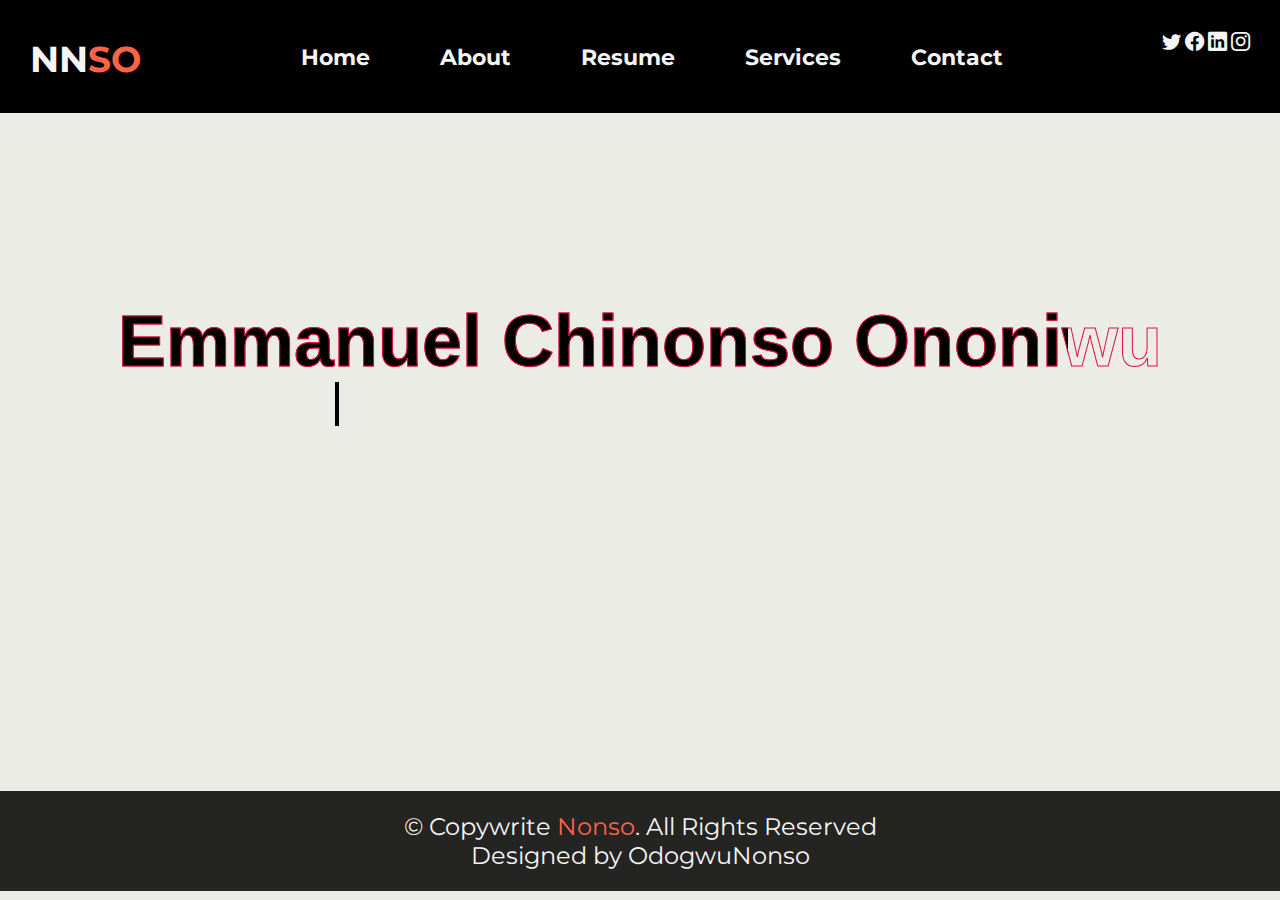
<file: index.html>
<!DOCTYPE html>
<html lang="en">
<head>
    <meta charset="UTF-8">
    <meta http-equiv="X-UA-Compatible" content="IE=edge">
    <meta name="viewport" content="width=device-width, initial-scale=1.0">
    <link rel="stylesheet" href="https://cdn.jsdelivr.net/npm/bootstrap-icons@1.3.0/font/bootstrap-icons.css">
    <link rel="stylesheet" href="https://cdnjs.cloudflare.com/ajax/libs/font-awesome/4.7.0/css/font-awesome.min.css">
    <link rel="stylesheet" href="https://unicons.iconscout.com/release/v4.0.0/css/line.css">
    <link rel="stylesheet" href="pot.css">
    <link href="https://fonts.googleapis.com/css2?family=Montserrat:wght@300;400;500;600;700;800;900&display=swap" rel="stylesheet">
    <title>Portfolio</title>
</head>
<body>
  <section class="overall">
      <aside>
         <nav class="navbar">
        
              <h1 class="log"><i class="fa fa-bars" id="btn"></i> <p class="logo">N<a href="" ><i class="uil uil-moon" id="dark"></i></a>N<span class="span">SO</span></p> </h1>
        
              <ul class="navlinks">
                   <li><a href="index.html"><i class="fa fa-home"></i><p class="li">Home</p> </a>
                        <span class="tooltip">Home</span>
                   </li>
                   <li><a href="about.html"><i class="fa fa-user"></i> <p class="li">About</p></a>
                        <span class="tooltip">About</span>
                   </li>
                   <li><a href="resume.html"><i class="fa fa-id-card"></i><p class="li">Resume</p></a> 
                       <span class="tooltip">Resume</span>
                   </li>
                   <li><a href="service.html"><i class="fa fa-globe"></i> <p class="li">Services</p></a>
                      <span class="tooltip">Services</span>
                   </li>
                    <li><a href="contact.html"><i class="fa fa-envelope"></i> <p class="li">Contact</p></a>
                       <span class="tooltip">Contact</span>
                   </li>
               </ul>
 
              <div class="icons">
                 <a href=""><i class="bi bi-twitter"></i></a>
                 <a href=""><i class="bi bi-facebook"></i></a>
                 <a href=""><i class="bi bi-linkedin"></i></a>
                 <a href=""><i class="bi bi-instagram"></i></a>
              </div>
           </nav>
       </aside>
 
       <main>
         <div class="name">
            <div class="modal__div" id="modal">
                <p>Are you sure you want to leave this page?</p>
                <div>
                    <button class="one" id="one"><a href="./about.html">Yes</a></button>
                    <button class="two" id="two"><a href="">No</a></button>
                </div>
            </div>
          <!-- <h1 class="emma">Emmanuel Chinonso Ononiwu</h1> -->
          <h1 class="emm" data-text="Emmanuel Chinonso Ononiwu">Emmanuel Chinonso Ononiwu</h1>
          <p class="prof">I'm a Professional Web Developer.</p>
          <button class="but" ><a href="" id="button">ABOUT ME</a></button>
          </div>
        </main>
    </section>
</body>
<footer >
        <p class="copy">&copy; Copywrite <span>Nonso</span>. All Rights Reserved</p>
        <p class="design">Designed by OdogwuNonso</p>
</footer>
<script>
        let btn= document.querySelector("#btn");
        let navbar= document.querySelector(".navbar");

        btn.onclick= function() {
            navbar.classList.toggle("active");
        }


        let button = document.getElementById('button')
        let modal =document.getElementById('modal')
        let no =document.getElementById('two')
        const html = document.querySelector('html')
        button.addEventListener('click', function(e) {
            e.preventDefault()
            modal.style.display = 'block';
        });
        no.addEventListener('clæick', function(e) {
            e.preventDefault()
            modal.style.display = 'none';
        });
        window.addEventListener('click', function(e) {
            if (e.target === html) {
                modal.style.display = 'none';
            }
        });
</script>
<script src="./background.js"></script>
</html>
</file>
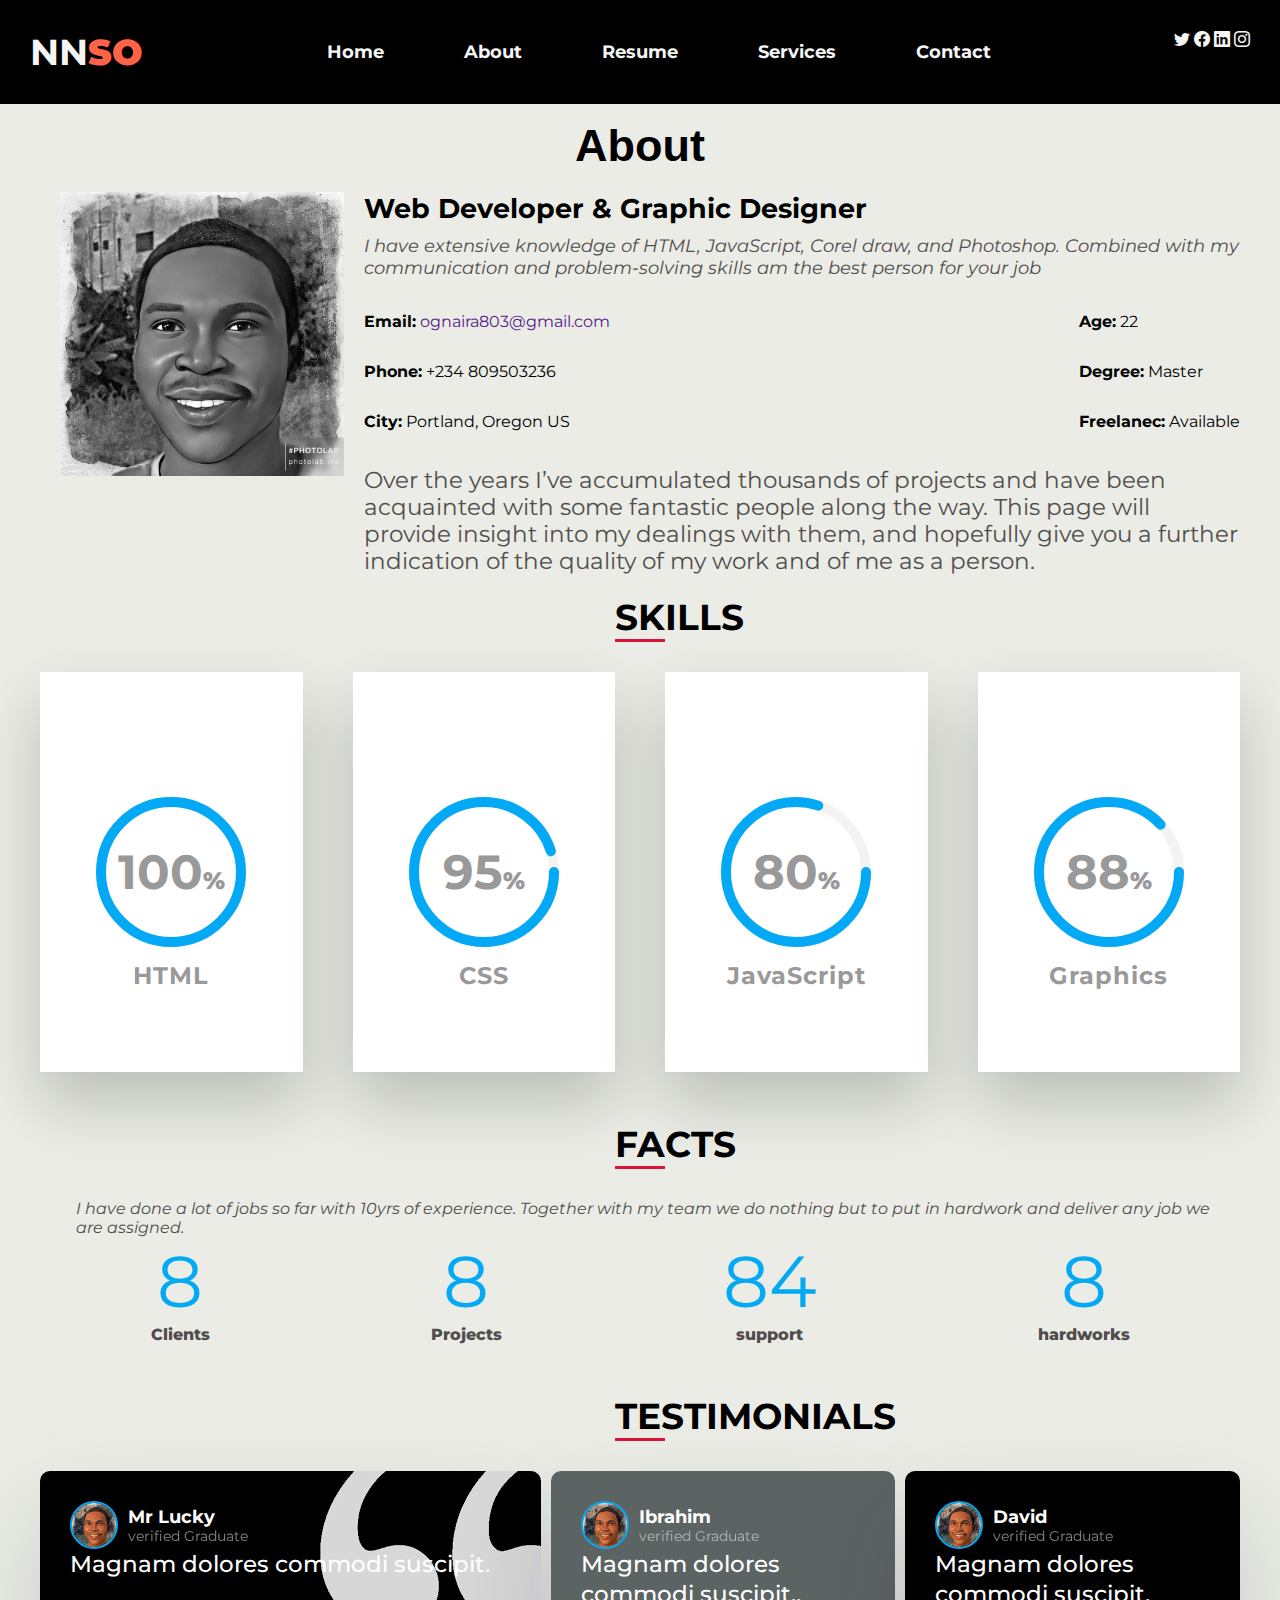
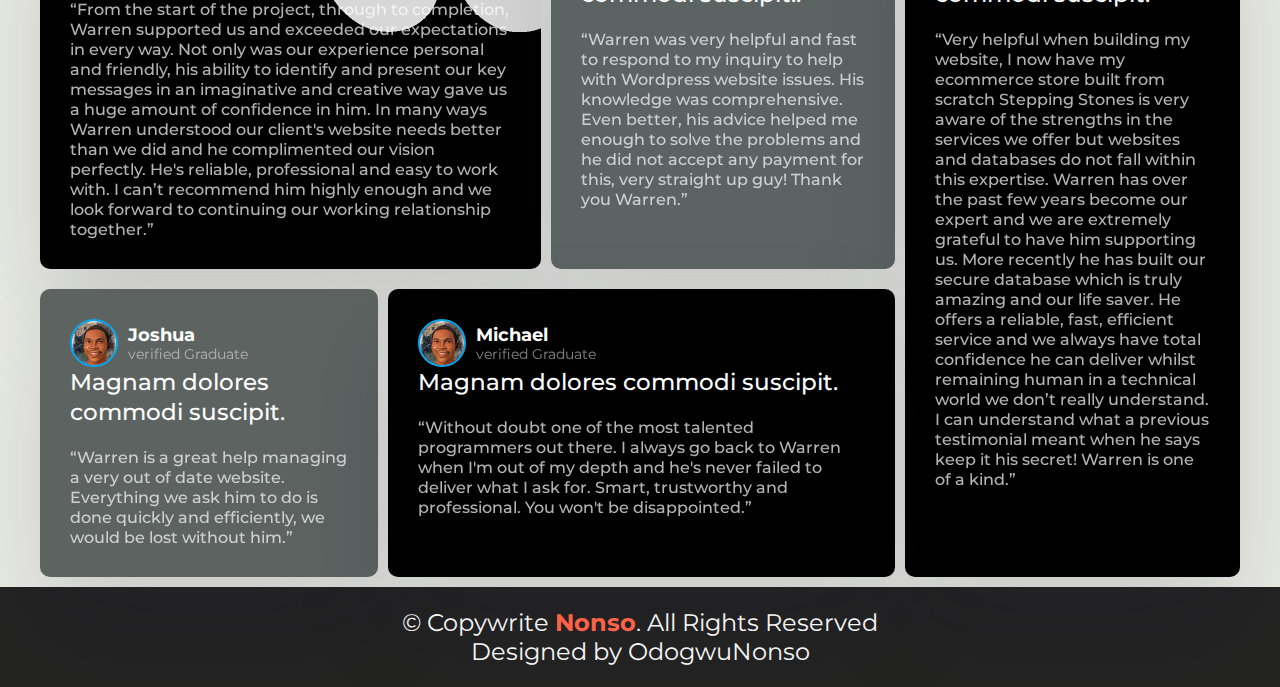
<file: about.html>
<!DOCTYPE html>
<html lang="en">
<head>
    <meta charset="UTF-8">
    <meta http-equiv="X-UA-Compatible" content="IE=edge">
    <meta name="viewport" content="width=device-width, initial-scale=1.0">
    <link rel="stylesheet" href="https://cdn.jsdelivr.net/npm/bootstrap-icons@1.3.0/font/bootstrap-icons.css">
    <link rel="stylesheet" href="https://cdnjs.cloudflare.com/ajax/libs/font-awesome/4.7.0/css/font-awesome.min.css">
    <link rel="stylesheet" href="https://unicons.iconscout.com/release/v4.0.0/css/line.css">
    <link rel="stylesheet" href="about.css">
    <link href="https://fonts.googleapis.com/css2?family=Montserrat:wght@300;400;500;600;700;800;900&display=swap" rel="stylesheet">
    <title>Portfolio</title>
</head>
<body>
    <aside>
        <nav class="navbar">
            <h1 class="log"><i class="fa fa-bars" id="btn"></i> <p class="logo">N<a href="" ><i class="uil uil-moon" id="dark"></i></a>N<span class="so">SO</span></p> </h1>
       
             <ul class="navlinks">
                  <li><a href="index.html"><i class="fa fa-home"></i><p class="li">Home</p> </a>
                       <span class="tooltip">Home</span>
                  </li>
                  <li><a href="about.html"><i class="fa fa-user"></i> <p class="li">About</p></a>
                       <span class="tooltip">About</span>
                  </li>
                  <li><a href="resume.html"><i class="fa fa-id-card"></i><p class="li">Resume</p></a> 
                      <span class="tooltip">Resume</span>
                  </li>
                  <li><a href="service.html"><i class="fa fa-globe"></i> <p class="li">Services</p></a>
                     <span class="tooltip">Services</span>
                  </li>
                   <li><a href="contact.html"><i class="fa fa-envelope"></i> <p class="li">Contact</p></a>
                      <span class="tooltip">Contact</span>
                  </li>
              </ul>

             <div class="icons">
                <a href=""><i class="bi bi-twitter"></i></a>
                <a href=""><i class="bi bi-facebook"></i></a>
                <a href=""><i class="bi bi-linkedin"></i></a>
                <a href=""><i class="bi bi-instagram"></i></a>
             </div>
          </nav>
      </aside>
    <section>
       
        <center><span class="ab"><h1>About</h1></span></center>
        <div class="first">
            <div>
                <img src="./images/e8218764-cc87-442d-9655-c46fbd5783fa.jpg" alt="" class="img1">
            </div>

            <div>
                <div style="margin-bottom: 2vmin;line-height: 50px;font: 2vmin sans-serif;">
                    <h2>Web Developer & Graphic Designer</h2>
                     <p style="margin-top: 10px; color: rgb(80, 77, 77);" class="p1"><i>I have extensive knowledge of HTML, JavaScript, Corel draw, and Photoshop. Combined with my communication and problem-solving skills am the best person for your job</i></p>
                </div>

                <div class="firstinner" style="margin-bottom: 20px;">
                  <div>
                    <p class="pa"><span class="spa">Email:</span> <a href="">ognaira803@gmail.com</a></p>
                    <p class="pa"><span class="spa">Phone:</span> +234 809503236</p>
                    <p class="pa"><span class="spa">City:</span> Portland, Oregon US</p>
                  </div>

                  <div>
                    <p class="pa"><span class="spa">Age:</span> 22</p>
                    <p class="pa"><span class="spa">Degree:</span> Master</p>
                    <p class="pa"><span class="spa">Freelanec:</span> Available</p>
                  </div>
                </div>
                <div>
                    <p style="line-height: 3vmin;color: rgb(80, 77, 77); font-size: 2.5vmin;" class="p1">
                        Over the years I’ve accumulated thousands of projects and have been acquainted with some fantastic people along the way. This page will provide insight into my dealings with them, and hopefully give you a further indication of the quality of my work and of me as a person.
                    </p>
                </div>
            </div>
        </div>

            <div>
                <center><h2 style="margin-top: 20px; margin-bottom: 30px; font-size: 4vmin; width: 50px;  border-bottom: 3px solid crimson;">SKILLS</h2></center>
                <div class="all">
                    <div class="over">
                        <div class="perc">
                            <svg>
                                <circle cx="70" cy="70" r="70"></circle>
                                <circle cx="70" cy="70" r="70"></circle>
                            </svg>
                            <div class="number">
                                <h2>100<span>%</span></h2>
                            </div>
                            <div><h2 class="text">HTML</h2></div>
                        </div>
                    </div>
    
                    <div class="overall">
                        <div class="percent">
                            <svg>
                                <circle cx="70" cy="70" r="70"></circle>
                                <circle cx="70" cy="70" r="70"></circle>
                            </svg>
                            <div class="number">
                                <h2>95<span>%</span></h2>
                            </div>
                            <div><h2 class="text">CSS</h2></div>
                        </div>
                    </div>
    
                    <div class="overal">
                        <div class="percen">
                            <svg>
                                <circle cx="70" cy="70" r="70"></circle>
                                <circle cx="70" cy="70" r="70"></circle>
                            </svg>
                            <div class="number">
                                <h2>80<span>%</span></h2>
                            </div>
                            <div><h2 class="text">JavaScript</h2></div>
                        </div>
                    </div>
    
                    <div class="overa">
                        <div class="perce">
                            <svg>
                                <circle cx="70" cy="70" r="70"></circle>
                                <circle cx="70" cy="70" r="70"></circle>
                            </svg>
                            <div class="number">
                                <h2>88<span>%</span></h2>
                            </div>
                            <div><h2 class="text">Graphics</h2></div>
                        </div>
                    </div>
                </div>
            
            </div>
            </div>

        <div>
            <center><h2 style="margin-top: 50px; margin-bottom: 30px; font-size: 4vmin; width: 50px;  border-bottom: 3px solid crimson;">FACTS</h2></center>
            <p style="margin-left: 4vmin;color: rgb(80, 77, 77)" class="p1"><i>I have done a lot of jobs so far with 10yrs of experience. Together with my team we do nothing but to put in hardwork and deliver any job we are assigned.</i> </p>
            <div class="fact">
                <div class="allnum">
                    <p class="num" id="number">0</p>
                    <p style="margin-left: 20px;color: rgb(80, 77, 77)" class="tex">Clients</p>
                </div>

                <div class="allnum">
                    <p class="num" id="number2">0</p>
                    <p style="margin-left: 20px;color: rgb(80, 77, 77)" class="tex">Projects</p>
                </div>

                <div class="allnum">
                    <p class="num" id="number3">0</p>
                    <p style="margin-left: 20px;color: rgb(80, 77, 77)" class="tex">support</p>
                </div>

                <div class="allnum">
                    <p class="num" id="number4">0</p>
                    <p style="margin-left: 5px;color: rgb(80, 77, 77)" class="tex">hardworks</p>
                </div>
            </div>
        </div>

        <div>
            <center><h2 style="margin-top: 50px; margin-bottom: 30px; font-size: 4vmin; width: 50px;  border-bottom: 3px solid crimson;">TESTIMONIALS</h2></center>
            <div class="test">
            
                <div class="card card__test1"> 
                    <header class="card__header">
                        <img src="./images/e8218764-cc87-442d-9655-c46fbd5783fa.jpg" class="card__img" alt="">
                        <div>
                            <h3>Mr Lucky</h3>
                            <p>verified Graduate</p>
                        </div>
                    </header>
                        <p class="card__lead">Magnam dolores commodi suscipit.</p>
                        <p class="card__quote"><q>From the start of the project, through to completion, Warren supported us and exceeded our expectations in every way. Not only was our experience personal and friendly, his ability to identify and present our key messages in an imaginative and creative way gave us a huge amount of confidence in him. In many ways Warren understood our client's website needs better than we did and he complimented our vision perfectly. He's reliable, professional and easy to work with. I can’t recommend him highly enough and we look forward to continuing our working relationship together.</q></p>
                </div>

                <div class="card card__test2"> 
                    <header class="card__header">
                        <img src="./images/e8218764-cc87-442d-9655-c46fbd5783fa.jpg" class="card__img" alt="">
                        <div>
                            <h3>Ibrahim</h3>
                            <p>verified Graduate</p>
                        </div>
                    </header>
                        <p class="card__lead">Magnam dolores commodi suscipit..</p>
                        <p class="card__quote"><q>Warren was very helpful and fast to respond to my inquiry to help with Wordpress website issues.  His knowledge was comprehensive.  Even better, his advice helped me enough to solve the problems and he did not accept any payment for this, very straight up guy! Thank you Warren.</q></p>
                </div>

                <div class="card card__test3"> 
                    <header class="card__header">
                        <img src="./images/e8218764-cc87-442d-9655-c46fbd5783fa.jpg" class="card__img" alt="">
                        <div>
                            <h3>David</h3>
                            <p>verified Graduate</p>
                        </div>
                    </header>
                        <p class="card__lead">Magnam dolores commodi suscipit. </p>
                        <p class="card__quote"><q>Very helpful when building my website, I now have my ecommerce store built from scratch  Stepping Stones is very aware of the strengths in the services we offer but websites and databases do not fall within this expertise. Warren has over the past few years become our expert and we are extremely grateful to have him supporting us.
                            More recently he has built our secure database which is truly amazing and our life saver. He offers a reliable, fast, efficient service and we always have total confidence he can deliver whilst remaining human in a technical world we don’t really understand. I can understand what a previous testimonial meant when he says keep it his secret! Warren is one of a kind.</q></p>
                </div>

                <div class="card card__test4"> 
                    <header class="card__header">
                        <img src="./images/e8218764-cc87-442d-9655-c46fbd5783fa.jpg" class="card__img" alt="">
                        <div>
                            <h3>Joshua</h3>
                            <p>verified Graduate</p>
                        </div>
                    </header>
                        <p class="card__lead">Magnam dolores commodi suscipit.</p>
                        <p class="card__quote"><q>Warren is a great help managing a very out of date website. Everything we ask him to do is done quickly and efficiently, we would be lost without him.</q></p>
                </div>

                <div class="card card__test5"> 
                    <header class="card__header">
                        <img src="./images/e8218764-cc87-442d-9655-c46fbd5783fa.jpg" class="card__img" alt="">
                        <div>
                            <h3>Michael</h3>
                            <p>verified Graduate</p>
                        </div>
                    </header>
                        <p class="card__lead">Magnam dolores commodi suscipit. </p>
                        <p class="card__quote"><q>Without doubt one of the most talented programmers out there.  I always go back to Warren when I'm out of my depth and he's never failed to deliver what I ask for.   Smart, trustworthy and professional.   You won't be disappointed.</q></p>
                </div>
            </div>
        </div>
    </section>

   
    <script>
        let btn= document.querySelector("#btn");
        let navbar= document.querySelector(".navbar");
    
        btn.onclick= function() {
            navbar.classList.toggle("active");
        }

        let number = 0
        function numberCount() {
            
            number++

            let diplayNumber = document.getElementById('number').innerText = number
            
            count = 200
            if (number === count) {
                number = count - 1
            }
        }
        window.setInterval(numberCount, 100)


        let number2 = 0
        function numberCount2() {
            
            number2++

            let displayNumber2 = document.getElementById('number2').innerText = number2
            
            count2 = 303
            if (number2 === count2) {
                number2 = count2 - 1
            }
        }
        window.setInterval(numberCount2, 100)

        let number3 = 0
        function numberCount3() {
            
            number3++

            let displayNumber3 = document.getElementById('number3').innerText = number3
            
            count3 = 1256
            if (number3 === count3) {
                number3 = count3 - 1
            }
        }
        window.setInterval(numberCount3, 10)

        let number4 = 0
        function numberCount4() {
            
            number4++

            let displayNumber4 = document.getElementById('number4').innerText = number4
            
            count4 = 46
            if (number4 === count4) {
                number4 = count4 - 1
            }
        }
        window.setInterval(numberCount4, 100)

    </script>
    <script src="./background.js"></script>
</body>
<footer >
    <p class="copy">&copy; Copywrite <span class="so">Nonso</span>. All Rights Reserved</p>
    <p class="design">Designed by OdogwuNonso</p>
</footer>
</html>
</file>
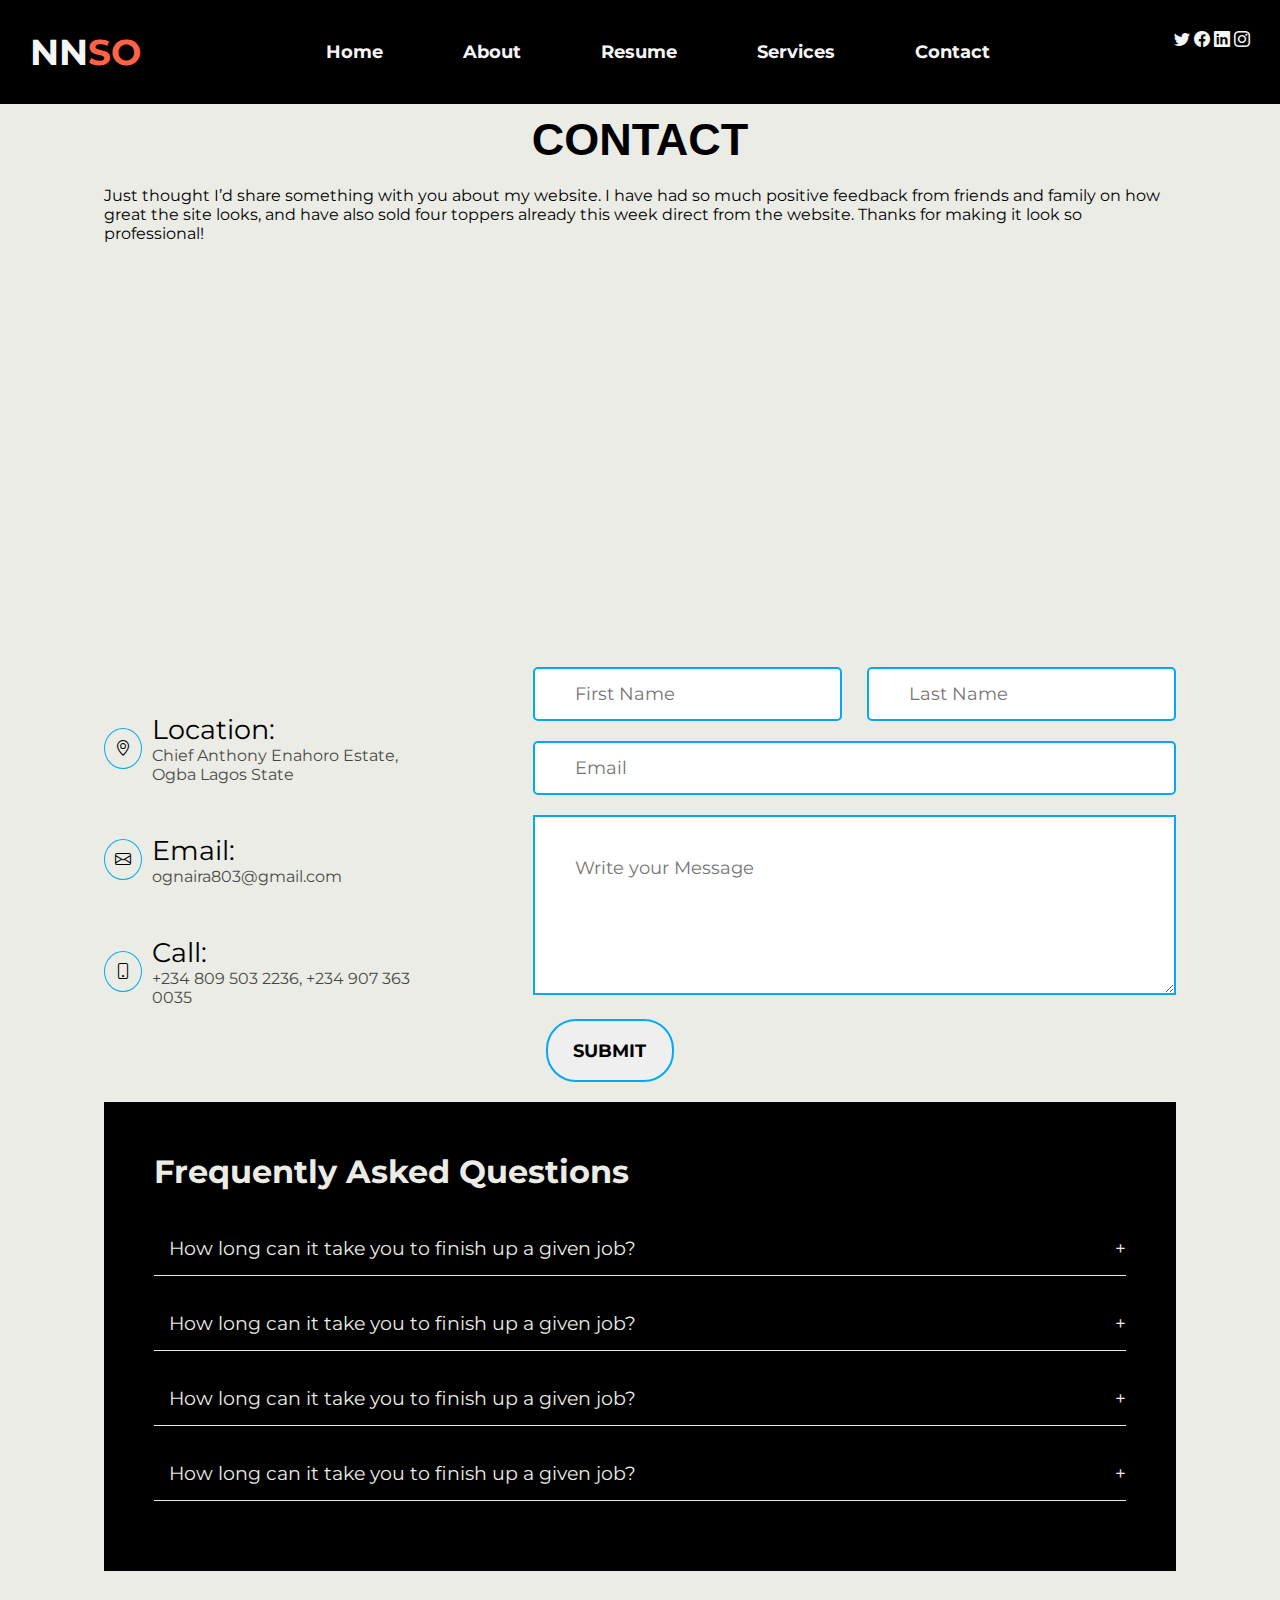
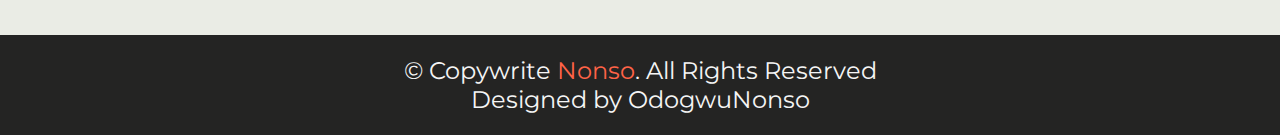
<file: contact.html>
<!DOCTYPE html>
<html lang="en">
<head>
    <meta charset="UTF-8">
    <meta http-equiv="X-UA-Compatible" content="IE=edge">
    <meta name="viewport" content="width=device-width, initial-scale=1.0">
    <link rel="stylesheet" href="https://cdn.jsdelivr.net/npm/bootstrap-icons@1.3.0/font/bootstrap-icons.css">
    <link rel="stylesheet" href="https://cdnjs.cloudflare.com/ajax/libs/font-awesome/4.7.0/css/font-awesome.min.css">
    <link rel="stylesheet" href="https://unicons.iconscout.com/release/v4.0.0/css/line.css">
    <link rel="stylesheet" href="contact.css">
    <link href="https://fonts.googleapis.com/css2?family=Montserrat:wght@300;400;500;600;700;800;900&display=swap" rel="stylesheet">
    <title>Portfolio</title>
</head>
<body>
    <aside>
        <nav class="navbar">
       
            <h1 class="log"><i class="fa fa-bars" id="btn"></i> <p class="logo">N<a href="" ><i class="uil uil-moon" id="dark"></i></a>N<span class="so">SO</span></p> </h1>
       
             <ul class="navlinks">
                  <li><a href="index.html"><i class="fa fa-home"></i><p class="li">Home</p> </a>
                       <span class="tooltip">Home</span>
                  </li>
                  <li><a href="about.html"><i class="fa fa-user"></i> <p class="li">About</p></a>
                       <span class="tooltip">About</span>
                  </li>
                  <li><a href="resume.html"><i class="fa fa-id-card"></i><p class="li">Resume</p></a> 
                      <span class="tooltip">Resume</span>
                  </li>
                  <li><a href="service.html"><i class="fa fa-globe"></i> <p class="li">Services</p></a>
                     <span class="tooltip">Services</span>
                  </li>
                   <li><a href="contact.html"><i class="fa fa-envelope"></i> <p class="li">Contact</p></a>
                      <span class="tooltip">Contact</span>
                  </li>
              </ul>

             <div class="icons">
                <a href=""><i class="bi bi-twitter"></i></a>
                <a href=""><i class="bi bi-facebook"></i></a>
                <a href=""><i class="bi bi-linkedin"></i></a>
                <a href=""><i class="bi bi-instagram"></i></a>
             </div>
          </nav>
      </aside>
      
<section>

    <main>
        <center><span class="con"><h1>CONTACT</h1></span></center>
        <p>Just thought I’d share something with you about my website. I have had so much positive feedback from friends and family on how great the site looks, and have also sold four toppers already this week direct from the website. Thanks for making it look so professional!</p>
        <div class="map">
            <iframe src="https://www.google.com/maps/embed?pb=!1m14!1m8!1m3!1d4060348.1991014075!2d4.2254702!3d6.3702568!3m2!1i1024!2i768!4f13.1!3m3!1m2!1s0x103b9228fa2a3999%3A0xd7a8324bddbba1f0!2sIkeja!5e0!3m2!1sen!2sng!4v1656965352090!5m2!1sen!2sng" width="100%" height="350vh" style="border:0; margin-top: 20px;" allowfullscreen="" loading="lazy" referrerpolicy="no-referrer-when-downgrade"></iframe>
        </div>
        <div class="container">
            <div class="text">
                <div class="text1">
                    <i class="bi bi-geo-alt"></i>
                    <div>
                     <p>Location:</p>
                     <span>Chief Anthony Enahoro Estate, Ogba Lagos State</span>
                    </div>
                </div>
             
                <div class="text2">
                    <i class="bi bi-envelope"></i>
                 <div>
                  <p>Email:</p>
                  <span>ognaira803@gmail.com</span>
                 </div>
               </div>
             
                <div class="text3">
                    <i class="bi bi-phone"></i>
                   <div>
                      <p>Call:</p>
                      <span>+234 809 503 2236, +234 907 363 0035</span>
                   </div>
                </div>
            </div>
        
         
         <form action="https://formspree.io/f/xqknrvwe" method="POST">
           <div class="inputall">
             <div class="input1">
                <label for="First Name">
                    <input type="text" name="First Name" id="First name" placeholder="First Name" required>
                </label>
            
                <label for="Last Name">
                    <input type="text" name="Last Name" id="Last Name" placeholder="Last Name" required>
                </label>
             </div>
             <div class="input2">
                <label for="Email">
                    <input type="email" name="Email" id="Email" placeholder="Email" required>
                </label>
             </div>
           </div>
    
             <textarea name="Message Me" id="" cols="100" rows="10" placeholder="Write your Message"></textarea>
    
            <div> <button>SUBMIT</button></div>
         </form>
        </div>
        <div class="accordion">
            <h2 class="accordion__title">Frequently Asked Questions</h2>
            <div class="accord">
                <div class="question">How long can it take you to finish up a given job?</div>
                <div class="answer">Lorem ipsum dolor sit amet consectetur adipisicing elit. Ratione accusantium odio at tempore sapiente ipsam id rerum officia voluptate quas mollitia iusto obcaecati quis temporibus iure, perspiciatis, laboriosam est natus eius, odit corrupti omnis molestias qui ad. Temporibus quae corporis iure expedita fugiat voluptas recusandae aut vero earum id! Corrupti!</div>
            </div>
            <div class="accord">
                <div class="question">How long can it take you to finish up a given job?</div>
                <div class="answer">Lorem ipsum dolor sit amet consectetur adipisicing elit. Ratione accusantium odio at tempore sapiente ipsam id rerum officia voluptate quas mollitia iusto obcaecati quis temporibus iure, perspiciatis, laboriosam est natus eius, odit corrupti omnis molestias qui ad. Temporibus quae corporis iure expedita fugiat voluptas recusandae aut vero earum id! Corrupti!</div>
            </div>
            <div class="accord">
                <div class="question">How long can it take you to finish up a given job?</div>
                <div class="answer">Lorem ipsum dolor sit amet consectetur adipisicing elit. Ratione accusantium odio at tempore sapiente ipsam id rerum officia voluptate quas mollitia iusto obcaecati quis temporibus iure, perspiciatis, laboriosam est natus eius, odit corrupti omnis molestias qui ad. Temporibus quae corporis iure expedita fugiat voluptas recusandae aut vero earum id! Corrupti!</div>
            </div>
            <div class="accord">
                <div class="question">How long can it take you to finish up a given job?</div>
                <div class="answer">Lorem ipsum dolor sit amet consectetur adipisicing elit. Ratione accusantium odio at tempore sapiente ipsam id rerum officia voluptate quas mollitia iusto obcaecati quis temporibus iure, perspiciatis, laboriosam est natus eius, odit corrupti omnis molestias qui ad. Temporibus quae corporis iure expedita fugiat voluptas recusandae aut vero earum id! Corrupti!</div>
            </div>
        </div>
    </main>
</section>
</body>
<footer >
    <p class="copy">&copy; Copywrite <span class="so">Nonso</span>. All Rights Reserved</p>
    <p class="design">Designed by OdogwuNonso</p>
</footer>
<script>
    let btn= document.querySelector("#btn");
    let navbar= document.querySelector(".navbar");

    btn.onclick= function() {
        navbar.classList.toggle("active");
    }

    let accordio = document.getElementsByClassName('accord')

    for ( i = 0; i < accordio.length; i++) {
        accordio[i].addEventListener('click', function() {
            this.classList.toggle('active')
        })
        
    }
</script>
<script src="./background.js"></script>
</html>
</file>
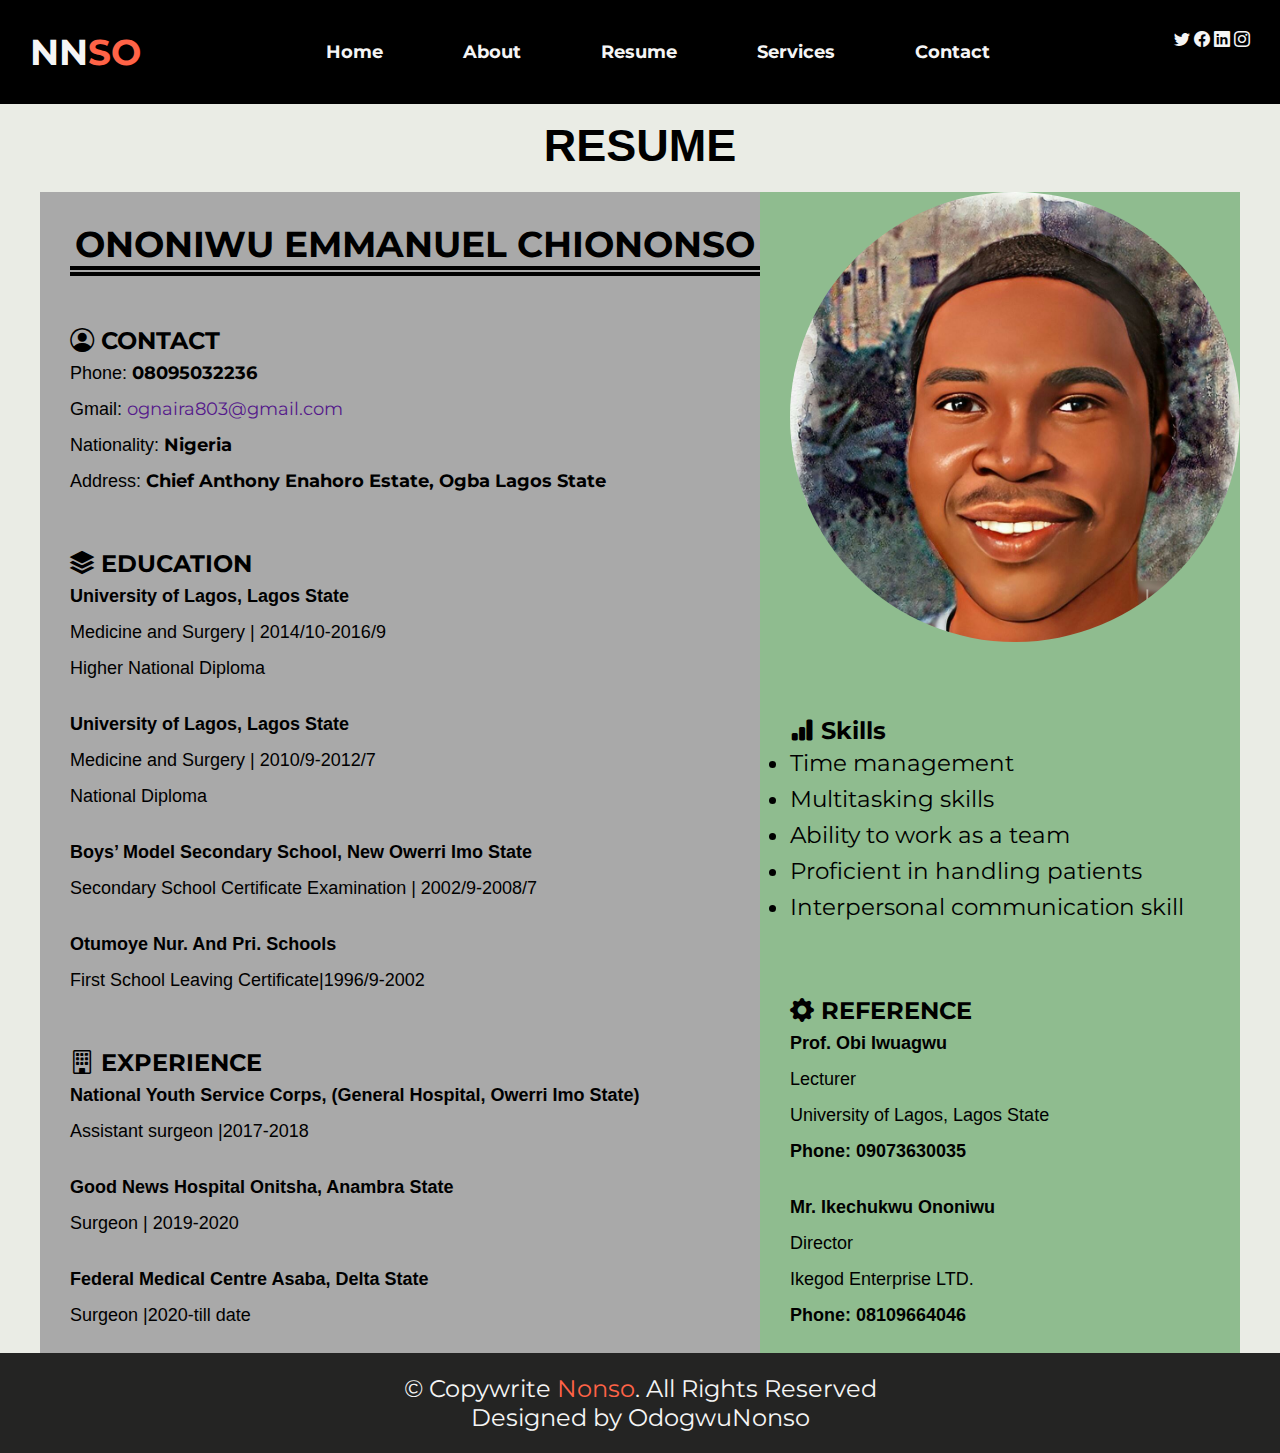
<file: resume.html>
<!DOCTYPE html>
<html lang="en">
<head>
    <meta charset="UTF-8">
    <meta http-equiv="X-UA-Compatible" content="IE=edge">
    <meta name="viewport" content="width=device-width, initial-scale=1.0">
    <link rel="stylesheet" href="https://cdn.jsdelivr.net/npm/bootstrap-icons@1.3.0/font/bootstrap-icons.css">
    <link rel="stylesheet" href="https://cdnjs.cloudflare.com/ajax/libs/font-awesome/4.7.0/css/font-awesome.min.css">
    <link rel="stylesheet" href="https://unicons.iconscout.com/release/v4.0.0/css/line.css">
    <link rel="stylesheet" href="resume.css">
    <link rel="preconnect" href="https://fonts.googleapis.com">
<link rel="preconnect" href="https://fonts.gstatic.com" crossorigin>
<link href="https://fonts.googleapis.com/css2?family=Montserrat:wght@300;400;500;600;700;800;900&display=swap" rel="stylesheet">
    <title>Portfolio</title>
</head>
<body>
    <aside>
        <nav class="navbar">
       
            <h1 class="log"><i class="fa fa-bars" id="btn"></i> <p class="logo">N<a href="" ><i class="uil uil-moon" id="dark"></i></a>N<span class="so">SO</span></p> </h1>
       
             <ul class="navlinks">
                  <li><a href="index.html"><i class="fa fa-home"></i><p class="li">Home</p> </a>
                       <span class="tooltip">Home</span>
                  </li>
                  <li><a href="about.html"><i class="fa fa-user"></i> <p class="li">About</p></a>
                       <span class="tooltip">About</span>
                  </li>
                  <li><a href="resume.html"><i class="fa fa-id-card"></i><p class="li">Resume</p></a> 
                      <span class="tooltip">Resume</span>
                  </li>
                  <li><a href="service.html"><i class="fa fa-globe"></i> <p class="li">Services</p></a>
                     <span class="tooltip">Services</span>
                  </li>
                   <li><a href="contact.html"><i class="fa fa-envelope"></i> <p class="li">Contact</p></a>
                      <span class="tooltip">Contact</span>
                  </li>
              </ul>

             <div class="icons">
                <a href=""><i class="bi bi-twitter"></i></a>
                <a href=""><i class="bi bi-facebook"></i></a>
                <a href=""><i class="bi bi-linkedin"></i></a>
                <a href=""><i class="bi bi-instagram"></i></a>
             </div>
          </nav>
    </aside>


    <section>
        <center><span class="res"><h1>RESUME</h1></span></center>
       <div class="container">
        <main>
            <div>
                <center><h1>ONONIWU EMMANUEL CHIONONSO</h1></center>
                <hr />
                <hr />
                <div>
                    <h2> <i class="bi bi-person-circle" style="color: black;"></i> CONTACT</h2>
                </div> 
                <p>Phone: <span class="styl">08095032236</span></p>
                    <p>Gmail: <a href="" class="email">ognaira803@gmail.com</a></p>
                    <p>Nationality: <span class="styl">Nigeria</span></p>
                    <p>Address: <span class="styl">Chief Anthony Enahoro Estate, Ogba Lagos State</span></p>       
            </div>
            <div>
                <div>
                    <h2> <i class="bi bi-stack" style="color: black;"></i> EDUCATION</h2>
                </div>
                <p class="styl"> University of Lagos, Lagos State</p>
                <p>Medicine and Surgery | 2014/10-2016/9</p>
                <p style="margin-bottom: 20px;">Higher National Diploma</p>
                <p class="styl">University of Lagos, Lagos State</p>
                <p>Medicine and Surgery | 2010/9-2012/7</p>
                <p style="margin-bottom: 20px;">National Diploma</p>
                <p class="styl">Boys’ Model Secondary School, New Owerri Imo State</p>
                <p style="margin-bottom: 20px;">Secondary School Certificate Examination | 2002/9-2008/7</p>
                <p class="styl">Otumoye Nur. And Pri. Schools</p>
                <p>First School Leaving Certificate|1996/9-2002</p>
          </div>
            <div>
                <div><h2><i class="bi bi-building" style="color: black;"></i> EXPERIENCE</h2></div>
                <P class="styl">National Youth Service Corps, (General Hospital, Owerri Imo State)</P>
                <P style="margin-bottom: 20px;">Assistant surgeon |2017-2018</P>
                <P class="styl">Good News Hospital Onitsha, Anambra State</P>
                <P style="margin-bottom: 20px;">Surgeon | 2019-2020</P>
                <P class="styl">Federal Medical Centre Asaba, Delta State</P>
                <P style="margin-bottom: 20px;">Surgeon |2020-till date</P>
            </div>
        </main>

        <aside class="aside">
            <div>
                <img src="./images/e8218764-cc87-442d-9655-c46fbd5783fa.jpg" alt="">
            </div>
            <div>
                <div><h2><i class="bi bi-bar-chart-fill" style="color: black;"></i> Skills</h2></div>
               <ul>
                   <li>Time management</li>
                   <li>Multitasking skills</li>
                   <li>Ability to work as a team</li>
                   <li>Proficient in handling patients</li>
                   <li>Interpersonal communication skill</li>
               </ul>
            </div>
            <div>
                <h2><i class="bi bi-gear-fill" style="color: black;"></i> REFERENCE</h2>
                <P class="styl">Prof. Obi Iwuagwu</P>
                <P>Lecturer</P>
                <P>University of Lagos, Lagos State</P>
                <P class="styl" style="margin-bottom: 20px;">Phone: 09073630035</P>

                <P  class="styl">Mr. Ikechukwu Ononiwu</P>
                <P>Director</P>
                <P>Ikegod Enterprise LTD.</P>
                <P  class="styl">Phone: 08109664046</P>
                
              </div>
        </aside>
       </div>
    </section>

</body>
<footer >
    <p class="copy">&copy; Copywrite <span class="so">Nonso</span>. All Rights Reserved</p>
    <p class="design">Designed by OdogwuNonso</p>
</footer>
<script>
    let btn= document.querySelector("#btn");
    let navbar= document.querySelector(".navbar");

    btn.onclick= function() {
        navbar.classList.toggle("active");
    }
</script>
<script src="./background.js"></script>
</html>
</file>
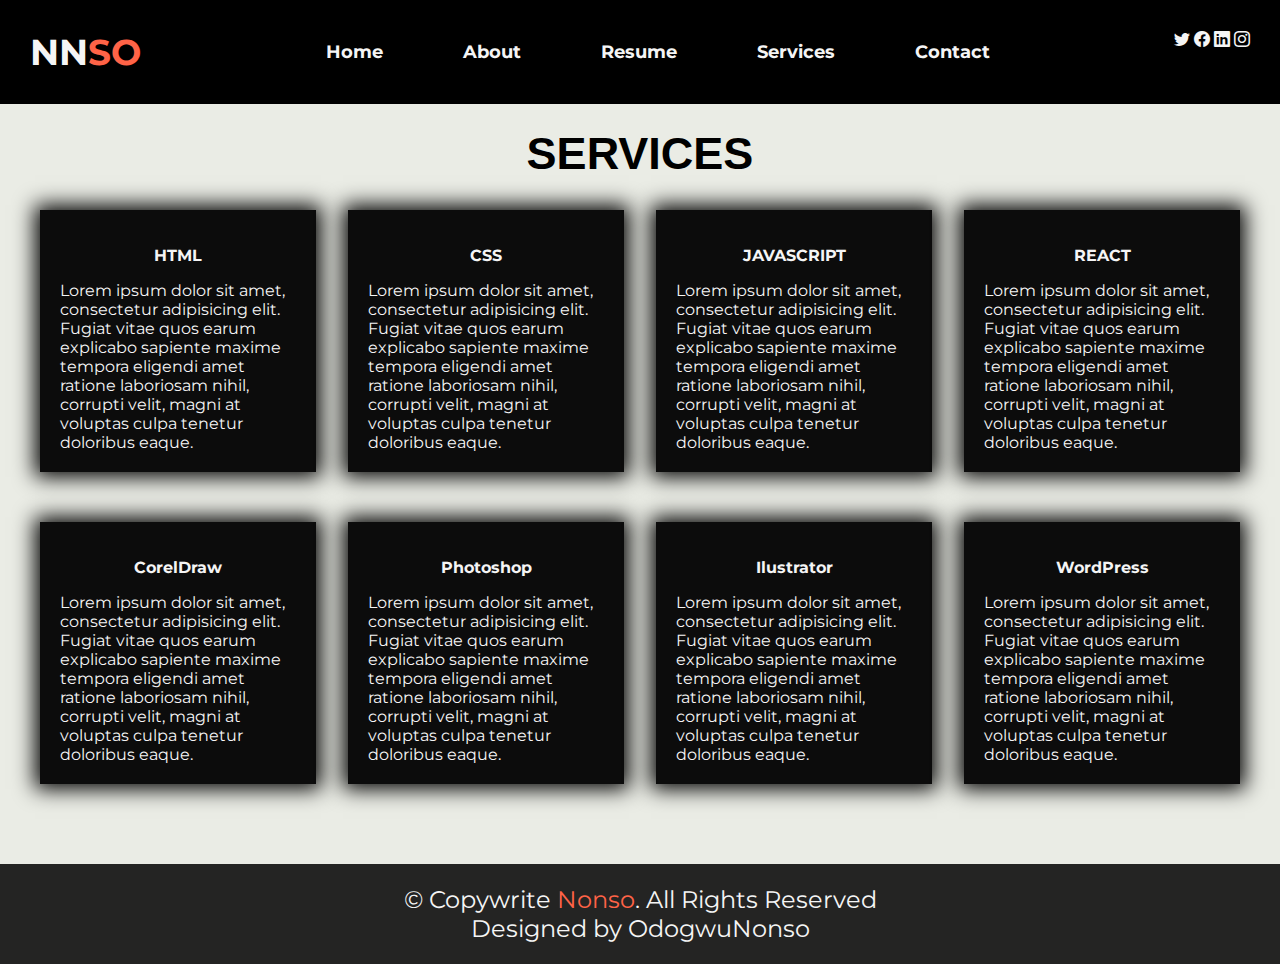
<file: service.html>
<!DOCTYPE html>
<html lang="en">
<head>
    <meta charset="UTF-8">
    <meta http-equiv="X-UA-Compatible" content="IE=edge">
    <meta name="viewport" content="width=device-width, initial-scale=1.0">
    <link rel="stylesheet" href="https://cdn.jsdelivr.net/npm/bootstrap-icons@1.3.0/font/bootstrap-icons.css">
    <link rel="stylesheet" href="https://cdnjs.cloudflare.com/ajax/libs/font-awesome/4.7.0/css/font-awesome.min.css">
    <link rel="stylesheet" href="https://unicons.iconscout.com/release/v4.0.0/css/line.css">
    <link rel="stylesheet" href="service.css">
    <link href="https://fonts.googleapis.com/css2?family=Montserrat:wght@300;400;500;600;700;800;900&display=swap" rel="stylesheet">
    <title>Portfolio</title>
</head>
<body>
           <aside>
         <nav class="navbar">

        
            <h1 class="log"><i class="fa fa-bars" id="btn"></i> <p class="logo">N<a href="" ><i class="uil uil-moon" id="dark"></i></a>N<span class="so">SO</span></p> </h1>
        
              <ul class="navlinks">
                   <li><a href="index.html"><i class="fa fa-home"></i><p class="li">Home</p> </a>
                        <span class="tooltip">Home</span>
                   </li>
                   <li><a href="about.html"><i class="fa fa-user"></i> <p class="li">About</p></a>
                        <span class="tooltip">About</span>
                   </li>
                   <li><a href="resume.html"><i class="fa fa-id-card"></i><p class="li">Resume</p></a> 
                       <span class="tooltip">Resume</span>
                   </li>
                   <li><a href="service.html"><i class="fa fa-globe"></i> <p class="li">Services</p></a>
                      <span class="tooltip">Services</span>
                   </li>
                    <li><a href="contact.html"><i class="fa fa-envelope"></i> <p class="li">Contact</p></a>
                       <span class="tooltip">Contact</span>
                   </li>
               </ul>
 
              <div class="icons">
                 <a href=""><i class="bi bi-twitter"></i></a>
                 <a href=""><i class="bi bi-facebook"></i></a>
                 <a href=""><i class="bi bi-linkedin"></i></a>
                 <a href=""><i class="bi bi-instagram"></i></a>
              </div>
           </nav>
       </aside>
    <section>
        <center><span class="serv"><h1>SERVICES</h1></span></center>
        <div class="servall">
            <div class="content">
                <div class="card">
                    <span class="one"><i class="uil uil-html5"></i></span>
                    <h4>HTML</h4>
                    <p>Lorem ipsum dolor sit amet, consectetur adipisicing elit. Fugiat vitae quos earum explicabo sapiente maxime tempora eligendi amet ratione laboriosam nihil, corrupti velit, magni at voluptas culpa tenetur doloribus eaque.</p>
                </div>
                <div class="card">
                    <span class="two"><i class="uil uil-css3-simple"></i></span>
                    <h4>CSS</h4>
                    <p>Lorem ipsum dolor sit amet, consectetur adipisicing elit. Fugiat vitae quos earum explicabo sapiente maxime tempora eligendi amet ratione laboriosam nihil, corrupti velit, magni at voluptas culpa tenetur doloribus eaque.</p>
                </div>
                <div class="card">
                    <span class="three"><i class="uil uil-java-script"></i></span>
                    <h4>JAVASCRIPT</h4>
                    <p>Lorem ipsum dolor sit amet, consectetur adipisicing elit. Fugiat vitae quos earum explicabo sapiente maxime tempora eligendi amet ratione laboriosam nihil, corrupti velit, magni at voluptas culpa tenetur doloribus eaque.</p>
                </div>
                <div class="card">
                    <span class="five"><i class="uil uil-react"></i></span>
                    <h4>REACT</h4>
                    <p>Lorem ipsum dolor sit amet, consectetur adipisicing elit. Fugiat vitae quos earum explicabo sapiente maxime tempora eligendi amet ratione laboriosam nihil, corrupti velit, magni at voluptas culpa tenetur doloribus eaque.</p>
                </div>
            </div>
        
            <div class="content">
                <div class="card">
                    <span class="four"><i class="uil uil-palette"></i></span>
                    <h4>CorelDraw</h4>
                    <p>Lorem ipsum dolor sit amet, consectetur adipisicing elit. Fugiat vitae quos earum explicabo sapiente maxime tempora eligendi amet ratione laboriosam nihil, corrupti velit, magni at voluptas culpa tenetur doloribus eaque.</p>
                </div>
                <div class="card">
                    <span class="six"><i class="uil uil-pagerduty"></i></span>
                    <h4>Photoshop</h4>
                    <p>Lorem ipsum dolor sit amet, consectetur adipisicing elit. Fugiat vitae quos earum explicabo sapiente maxime tempora eligendi amet ratione laboriosam nihil, corrupti velit, magni at voluptas culpa tenetur doloribus eaque.</p>
                </div>
                <div class="card">
                    <span class="seven"><i class="uil uil-adobe-alt"></i></span>
                    <h4>Ilustrator</h4>
                    <p>Lorem ipsum dolor sit amet, consectetur adipisicing elit. Fugiat vitae quos earum explicabo sapiente maxime tempora eligendi amet ratione laboriosam nihil, corrupti velit, magni at voluptas culpa tenetur doloribus eaque.</p>
                </div>
                <div class="card">
                    <span class="eight"><i class="uil uil-wordpress-simple"></i></i></span>
                    <h4>WordPress</h4>
                    <p>Lorem ipsum dolor sit amet, consectetur adipisicing elit. Fugiat vitae quos earum explicabo sapiente maxime tempora eligendi amet ratione laboriosam nihil, corrupti velit, magni at voluptas culpa tenetur doloribus eaque.</p>
                </div>
            </div>
            <div>

            </div>
    
        </div>
    </section>

   
</body>
<footer >
    <p class="copy">&copy; Copywrite <span class="so">Nonso</span>. All Rights Reserved</p>
    <p class="design">Designed by OdogwuNonso</p>
</footer>
<script>
    let btn= document.querySelector("#btn");
    let navbar= document.querySelector(".navbar");

    btn.onclick= function() {
        navbar.classList.toggle("active");
    }
</script>
<script src="./background.js"></script>
</html>
</file>
<file: pot.css>
*{
    padding: 0;
    margin: 0;
    box-sizing: border-box;
    font-family: 'Montserrat', sans-serif;
}
body{
    background: #eaece5;
}
body.dark{
    background: black;
}
.navbar{
    display: flex;
    justify-content: space-between;
    padding: 30px;
    color: whitesmoke;
    background-color: rgb(0, 0, 0);
    
    top: 0;
}
body.dark .navbar{
    background-color: #eaece5;
}

#modal{
    background: #fff;
    width: 50%;
    height: 130px;
    position: absolute;
    z-index: 1;
    text-align: center;
    border-radius: 5px;
    display: none;
    animation-name: animateModal;
    animation-duration: 1s;
    transition: ease-in-out;
}
@keyframes animateModal{
    from{
        top: -300px;
        opacity: 0;
    }
    to{
        top: 5%;
        opacity: 1;
    }
}
.modal__div p{
    font-size: 1.5rem;
    font-weight: 500;
    margin-top: 20px;
}
.modal__div div{
    display: flex;
    align-items: center;
    justify-content: right;
    margin-right: 170px;
    margin-top: 10px;
    gap: 50px;
}
.modal__div div .one{
     background: rgb(64, 206, 64);
     font-size: 1.4rem;
     padding: 10px 20px;
     border-radius: 15px;
     border: none;
}
.modal__div div .two{
    background: red;
    font-size: 1.4rem;
    padding: 10px 20px;
    border-radius: 15px;
    border: none;
}
h1{
    font-size: 4vmin;
}
.logo a i{
    font-size: 4vmin;
    /* border: 2px solid whitesmoke;
    border-radius: 50%;
    color: black; */
    background: transparent;
}
body.dark .logo a i{
    color: black;
    
}
span{
    color: tomato;
}

a{
    text-decoration: none;
}

ul{
    display: flex;
    align-items: center;
    font-size: 2vmin;
    list-style-type: none;
    display: flex;
    gap: 100px;
    
}
.navlinks li{
    position: relative;
    transition: 0.5s ease-in-out;
}
.navlinks li:hover{
    font-size: 2.5vmin;
}
i{
    color: whitesmoke;
}
body.dark i{
    color: black;
}
.but{
    width: 15vmin;
    height: 5vmin;
    border-radius: 30px;
    margin-top: 20px;
    opacity: 0;
    animation-name: name;
    animation-duration: 1s;
    animation-delay: 10s;
    animation-fill-mode: forwards;
    transition-property: transform;
    transition-duration: 3s;
    transition: ease-out;
}
.but a{
    font-size: 2vmin;
}
body.dark .but a{
    color: black;
}

a{
    color: black;
    font-size: larger;
    font-weight: bolder;
}
body.dark a{
    color: whitesmoke;
}
.name{
    display: flex;
    flex-direction: column;
    align-items: center;
    margin-top: 300px;
   
}
@keyframes name{
      0%{opacity: 0;}
      100%{opacity: 1;}
}
footer{
    display: flex;
    flex-direction: column;
    align-items: center;
    justify-content: center;
    background-color: rgba(0, 0, 0, 0.849);
    color: whitesmoke;
    height: 100px;
    font-size: 1.5rem;
}

@media (max-width: 480px) {
    
section{
    width: 100vw;
    height: 100vh;
    position: relative;
    display: grid;
    grid-template-columns: 40% 60%;
}
    
.navbar{
        display: flex;
        flex-direction: column;
        align-items: center;
        justify-content: space-between;
        padding: 30px;
        color: whitesmoke;
        background-color: rgb(0, 0, 0);
        position: sticky;
        top: 0;
        width: 40px;
        height: 100vh;
        transition: all 0.5s ease;
}
    
.navbar.active{
        z-index: 1;
        width: 240px;
        height: 100%;
}

.logo{
        opacity: 0;
        pointer-events: none;
}
.navbar.active .log{
    border: 2px solid crimson;
    margin-right: -100px;
}
.navbar.active .logo{
        border: 2px solid white;
        opacity: 1;
}
ul{
        display: flex;
        flex-direction: column;
        align-items: center;
        font-size: 2vmin;
        list-style-type: none;
        display: flex;
        gap: 80px;
        margin-top: 30px;
        margin-bottom: 35px;
        margin-left: 20px;
        
}
#btn{
     position: absolute;
        left: 20%;
        top: 30px;
        line-height: 30px;
        text-align: center;
        transform: translateX(-50%);
}
.navbar.active #btn{
    left: 45%;
    
}
.navlinks li{
        position: relative;
        transition: 0.5s ease-in-out;
        
        align-items: center;
        padding-left: 50px;
}
.navlinks li:hover{
    font-size: 2.5vmin;
}
.navbar li .li{
    opacity: 0;
    pointer-events: none;
}
.navbar.active .li{
    opacity: 1;
    pointer-events: auto;
    font-size: 0.8rem;
    margin-bottom: -10px;
}
.navbar li a{
    display: flex;
    color: #fff;
    align-items: center;
}
.navbar .navlinks li a p{
    transition: 0.5s ease-in-out;
}
.navbar .navlinks li a p:hover{
    font-size: 4vmin;
}
.icons{
    margin-left: -20px;
}   
.navbar.active .icons{
    margin-left: 20px;
}

.navlinks li i{
        height: 40px;
        min-width: 50px;
        border-radius: 12px;
        line-height: 50px;
        margin-left: -20px;
        font-size: 20px;
}
.navlinks li .tooltip{
    position: absolute;
    left: 20px;
    top: 0;
    transform: translateY(-50% ,);
    height: 35px;
    width: 80px;
    background: rgb(20, 20, 20);
    color: whitesmoke;
    box-shadow: 0 5px 10px rgb(0, 0, 0, 0.2);
    text-align: center;
    border-radius: 10px ;
    line-height: 35px;
    transition: 0s;
    opacity: 0;
    pointer-events: none;
    display: block;

}
.navbar.active li .tooltip{
        display: none;
}
.navlinks li:hover .tooltip{
        transition: all 0.5s ease;
        opacity: 1;
        top: 50%;
}
main{
    margin-left: -150px;
}
.emm{
    font-family: Arial, Helvetica, sans-serif;
    font-size: 5vmin;
    -webkit-text-stroke-width: 0.1px;
    -webkit-text-stroke-color: #03a9f4 !important;
    animation-name: emm;
    animation-duration: 9s;
     animation-fill-mode: forwards;

}
@keyframes emm{
    from{
        clip-path: polygon(0% 0%, 0 0, 0 42%, 0 100%, 0% 100%);
    }
    to {
        clip-path: polygon(0% 0%, 100% 0, 100% 67%, 100% 100%, 0 100%);
    }
}
.emma{
    font-family: Arial, Helvetica, sans-serif;
    font-size: 8vmin;
    -webkit-text-stroke-width: 1px;
    -webkit-text-stroke-color: crimson !important;
    position: relative;
    bottom: -73px;
    animation-name: emm;
    animation-duration: 9s;
     animation-fill-mode: forwards;

     display: none;
     
}
@keyframes emm{
    from{
        clip-path: polygon(0% 0%, 0 0, 0 42%, 0 100%, 0% 100%);
    }
    to {
        clip-path: polygon(0% 0%, 100% 0, 100% 67%, 100% 100%, 0 100%);
    }
}
:root{
    --typerwriterspeed: 6s;
    --typerwritercharacters: 32;
}
.prof{
    font-size: 4vmin;
    color: black;
    position: relative;
}
.prof::before,
.prof::after{
    content: "";
    position: absolute;
    top: 0;
    right: 0;
    bottom: 0;
    left: 0;
     
}
.prof::before{
    background: #eaece5;
    animation: typewriter var(--typerwriterspeed) steps(var(--typerwritercharacters)) 1s forwards;
    animation-delay: 9s;
}
.prof::after{
    width: 0.125em;
    background: black;
    animation: 
        typewriter var(--typerwriterspeed) steps(var(--typerwritercharacters)) 1s forwards,
        blink 750ms steps(var(--typerwritercharacters)) infinite;
        animation-delay: 9s;
}
@keyframes typewriter {
    to{
        left: 100%;
    }
}
@keyframes blink {
    to{
        background: transparent; 
    }
}
.but{
    border-color: #03a9f4;
    width: 30vmin;
    height: 10vmin;
    border-radius: 30px;
    margin-top: 10px !important;
    opacity: 0;
    transform: translateY(3rem);
    animation: fadeInUp 2s ease 16s forwards;
}
.but:hover{
    background: gray;
    transition: 0.5s ease-in-out;
    width: 32vmin;
    height: 12vmin;
    border-radius: 10px;
    
}

.but a{
    font-size: 3vmin;
}
@keyframes fadeInUp{
    to{
        opacity: 1;
        transform: translateY(0);
    }
} 
footer{
    display: flex !important;
    flex-direction: column !important;
    align-items: center;
    justify-content: center;
    background-color: rgba(0, 0, 0, 0.849);
    color: whitesmoke;
    height: 100px;
    width: 100vw;
    font-size: 2vmin;


    
}
}

@media (min-width: 481px) and (max-width: 900px){
    .navbar{
        display: flex;
        justify-content: space-between;
        padding: 30px;
        color: whitesmoke;
        background-color: rgb(0, 0, 0);
        top: 0;
        position: fixed;
        width: 100vw;
        height: 100px;
    }
    .navbar.active{
        z-index: 1;
        height: 0%;
}
    .log{
        display: flex;
    }
    h1{
        font-size: 4vmin;
  
    }
    #btn{
        position: absolute;
        right: 5%;
    }
    .logo{
        position: absolute;
    }
    span{
        color: tomato;
    }
    
    a{
        text-decoration: none;
    }
    .icons{
        position: absolute;
        left: 60%;
    }
    
    ul{
        display: flex;
        flex-direction: column;
        align-items: center;
        font-size: 2vmin;
        list-style-type: none;
        display: flex;
        gap: 0px;
        position: fixed;
        right: 10%;
        margin-top: 35px;
        display: none;
    }
    .navbar.active ul{
        display: flex;
        flex-direction: column;
        align-items: center;
        font-size: 2vmin;
        list-style-type: none;
        display: flex;
        gap: 0px;
        position: fixed;
        right: 15%;
        margin-top: 35px;
        animation-name: ul;
        animation-duration: 1s;
         animation-fill-mode: forwards;
    }
    /* @keyframes ul{
        from{
            clip-path: polygon(0 0, 100% 0, 100% 0, 0 0);
        }
        to {
            clip-path: polygon(0 1%, 100% 1%, 9000% 100%, 0 100%);
        }
    } */
    .navlinks li{
        position: relative;
        transition: 0.5s ease-in-out;
        width: 100%;
        height: 3rem;
    }
    .navbar.active li{
        animation: anLi 400ms linear forwards;
        transform-origin: top right;
        opacity: 0;
    }
    .navbar.active li:nth-child(2){
            animation-delay: 200ms;
    }
    .navbar.active li:nth-child(3){
        animation-delay: 400ms;
}
.navbar.active li:nth-child(4){
    animation-delay: 600ms;
}
.navbar.active li:nth-child(5){
    animation-delay: 800ms;
}
    @keyframes anLi {
        0%{
            transform: rotateZ(-90deg) rotateX(90deg) scale(0.1);
        }
        100%{
             transform: rotateZ(0) rotateX(0) scale(1);
             opacity: 1;
        }
    }
    .navlinks li a p{
        color: whitesmoke;
        background: black;
        box-shadow: inset 20px 20px 20px 10px rgb(27, 27, 27);
        width: 200%;
        height: 100%;
        display: grid;
        place-items: center;
    }
    .navlinks li a p:hover{
         background: whitesmoke;
         color: black;
    }
    .navlinks li:hover{
        font-size: 2.5vmin;
    }
    i{
        color: whitesmoke;
    }
    .navlinks li a i{
        display: none;
    }
    .navlinks .tooltip{
        display: none;
    }
    :root{
        --typerwriterspeed: 6s;
        --typerwritercharacters: 32;
    }
    .prof{
        font-size: 4vmin;
        color: black;
        position: relative;
    }
    .prof::before,
    .prof::after{
        content: "";
        position: absolute;
        top: 0;
        right: 0;
        bottom: 0;
        left: 0;
         
    }
    .prof::before{
        background: #eaece5;
        animation: typewriter var(--typerwriterspeed) steps(var(--typerwritercharacters)) 1s forwards;
        animation-delay: 9s;
    }
    .prof::after{
        width: 0.125em;
        background: black;
        animation: 
            typewriter var(--typerwriterspeed) steps(var(--typerwritercharacters)) 1s forwards,
            blink 750ms steps(var(--typerwritercharacters)) infinite;
            animation-delay: 9s;
    }
    @keyframes typewriter {
        to{
            left: 100%;
        }
    }
    @keyframes blink {
        to{
            background: transparent; 
        }
    }
    .emm{
        font-family: Arial, Helvetica, sans-serif;
        font-size: 5vmin;
        -webkit-text-stroke-width: 0.1px;
        -webkit-text-stroke-color: #03a9f4 !important;
        animation-name: emm;
        animation-duration: 9s;
         animation-fill-mode: forwards;
    
    }
    @keyframes emm{
        from{
            clip-path: polygon(0% 0%, 0 0, 0 42%, 0 100%, 0% 100%);
        }
        to {
            clip-path: polygon(0% 0%, 100% 0, 100% 67%, 100% 100%, 0 100%);
        }
    }
    .emma{
        font-family: Arial, Helvetica, sans-serif;
        font-size: 8vmin;
        -webkit-text-stroke-width: 1px;
        -webkit-text-stroke-color: crimson !important;
        position: relative;
        bottom: -73px;
        animation-name: emm;
        animation-duration: 9s;
         animation-fill-mode: forwards;
    
         display: none;
         
    }
    @keyframes emm{
        from{
            clip-path: polygon(0% 0%, 0 0, 0 42%, 0 100%, 0% 100%);
        }
        to {
            clip-path: polygon(0% 0%, 100% 0, 100% 67%, 100% 100%, 0 100%);
        }
    }
    .but{
        width: 15vmin;
        height: 5vmin;
        border-radius: 30px;
        margin-top: 20px;
        opacity: 0;
        transform: translateY(3rem);
        animation: fadeInUp 2s ease 16s forwards;
    }
    .but a{
        font-size: 2vmin;
    }
    @keyframes fadeInUp{
        to{
            opacity: 1;
            transform: translateY(0);
        }
    } 
    footer{
        display: flex !important;
        flex-direction: column !important;
        align-items: center;
        justify-content: center;
        background-color: rgba(0, 0, 0, 0.849);
        color: whitesmoke;
        height: 100px;
        width: 100vw;
        font-size: 1.5rem;
        position: relative;
        bottom: -250px;
    
        
    }
}

@media (min-width: 901px) {
    body{
        overflow-x: hidden;
    }
    .navbar{
        display: flex;
        justify-content: space-between;
        padding: 30px;
        color: whitesmoke;
        background-color: rgb(0, 0, 0);
        position: fixed;
        width: 100vw;
        z-index: 1;
        top: 0;
        
    }
    body.dark .navbar{
        color: black;
    }
    section{
        background-size: cover;
        width: 100vw;
        height: 100%;
        background-position: center;
        position: relative;
    }

    h1{
        font-size: 4vmin;
    }

    .so{
        color: tomato;
    }
    
    a{
        text-decoration: none;
    }
    
    ul{
        display: flex;
        align-items: center;
        font-size: 2vmin;
        list-style-type: none;
        display: flex;
        gap: 70px;
        
    }
    .navlinks li{
        
        border-bottom: 3px solid crimson;
        border-bottom-width: 0;
        transition: 0.5s ease-in-out;
    }
    .navlinks li:hover{
        font-size: 2.5vmin;
        border-bottom-width: 3px;
    }
    a i{
        color: whitesmoke;
    }
    #btn{
        display: none;
   }
   .navlinks li i{
     display: none;
}
.navbar li .li{
    color: whitesmoke;
}
body.dark .navbar li .li{
    color: black;
}
.navlinks li .tooltip{

    display: none;
}
:root{
    --typerwriterspeed: 6s;
    --typerwritercharacters: 32;
}
.emm{
    font-family: Arial, Helvetica, sans-serif;
    font-size: 8vmin;
    -webkit-text-stroke-width: 1px;
    -webkit-text-stroke-color: crimson !important;
    /* animation-name: emm;
    animation-duration: 9s;
     animation-fill-mode: forwards; */
    color: transparent;
}
body.dark .emm{
    -webkit-text-stroke-color: #03a9f4 !important;
}
@keyframes emm{
    from{
        clip-path: polygon(0% 0%, 0 0, 0 42%, 0 100%, 0% 100%);
    }
    to {
        clip-path: polygon(0% 0%, 100% 0, 100% 67%, 100% 100%, 0 100%);
    }
}
.emm::before{
    content: attr(data-text);
    position: absolute;
    color: black;
    width: 950px;
    overflow: hidden;
    white-space: nowrap;
    animation-name: emm;
    animation-duration: 10s;
     animation-fill-mode: forwards;
}
body.dark .emm::before{
    color: whitesmoke;
}
/* .emma{
    font-family: Arial, Helvetica, sans-serif;
    font-size: 8vmin;
    -webkit-text-stroke-width: 1px;
    -webkit-text-stroke-color: crimson !important;
    position: relative;
    bottom: -66px;
    animation-name: emm;
    animation-duration: 9s;
     animation-fill-mode: forwards;
} */
@keyframes emm{
    from{
        clip-path: polygon(0% 0%, 0 0, 0 42%, 0 100%, 0% 100%);
    }
    to {
        clip-path: polygon(0% 0%, 100% 0, 100% 67%, 100% 100%, 0 100%);
    }
}
.prof{
    font-size: 4vmin;
    color: black;
    position: relative;
}
body.dark .prof{
    color: #eaece5;
}
.prof::before,
.prof::after{
    content: "";
    position: absolute;
    top: 0;
    right: 0;
    bottom: 0;
    left: 0;
     
}
.prof::before{
    background: #eaece5;
    animation: typewriter var(--typerwriterspeed) steps(var(--typerwritercharacters)) 1s forwards;
    animation-delay: 9s;
}
body.dark .prof::before{
    background: black;
}
.prof::after{
    width: 0.125em;
    background: black;
    animation: 
        typewriter var(--typerwriterspeed) steps(var(--typerwritercharacters)) 1s forwards,
        blink 750ms steps(var(--typerwritercharacters)) infinite;
        animation-delay: 9s;
}
body.dark .prof::after{
    background: whitesmoke;
}
@keyframes typewriter {
    to{
        left: 100%;
    }
}
@keyframes blink {
    to{
        background: transparent; 
    }
}

.but{
    width: 15vmin;
    height: 5vmin;
    border-radius: 30px;
    margin-top: 20px;
    opacity: 0;
    transform: translateY(3rem);
    animation: fadeInUp 2s ease 16s forwards;
}
.but a{
    font-size: 2vmin;
}
@keyframes fadeInUp{
    to{
        opacity: 1;
        transform: translateY(0);
    }
} 
footer{
    display: flex !important;
    flex-direction: column !important;
    align-items: center;
    justify-content: center;
    background-color: rgba(0, 0, 0, 0.849);
    color: whitesmoke;
    height: 100px;
    width: 100vw;
    font-size: 1.5rem;
    position: relative;
    bottom: -300px;

    
}
body.dark footer{
    background-color: #eaece5;
    color: black;
}
}
</file>
<file: about.css>
*{
    padding: 0;
    margin: 0;
    box-sizing: border-box;
    font-family: 'Montserrat', sans-serif;
}
body{
    background: #eaece5;
    overflow-x: hidden;
}
body.dark{
    background: black;
}
.navbar{
    display: flex;
    justify-content: space-between;
    padding: 30px;
    color: whitesmoke;
    background-color: rgb(0, 0, 0);
    position: fixed;
    top: 0;
}
body.dark .navbar{
    background-color: #eaece5;
    color: black;
}
h1{
    font-size: 4vmin;
}
.so{
    color: tomato !important;
}
/* .logo a i{
    font-size: 3vmin;
    border: 2px solid whitesmoke;
    border-radius: 50%;
    color: black;
    background: whitesmoke;
} */
body.dark .logo a i{
    color: black;
    
}
a{
    text-decoration: none;
}
.navlinks{
    display: flex;
    align-items: center;
    font-size: 2vmin;
    list-style-type: none;
    display: flex;
    gap: 100px;
    
}
.navlinks li{
    position: relative;
    transition: 0.5s ease-in-out;
}
body.dark .navlinks li a .li{
    color: black;
}
.navlinks li:hover{
    font-size: 2.5vmin;
}
a i{
    color: whitesmoke;
}
body.dark a i{
    color: black;
}
section{
    max-width: 1200px;
    margin: auto;
    font-family: Arial, Helvetica, sans-serif;
}
body.dark section{
    color: whitesmoke;
}
.ab{
    position: relative;
}
.ab h1{
    font-size: 5vmin;
    margin-top: 20px;
    margin-bottom: 20px;
    /* border-bottom: 3px solid crimson;
    width: 0px; */
    font-family: Arial, Helvetica, sans-serif;
}
body.dark .ab{
    color: whitesmoke;
}
.ab::after{
    content: '';
    height: 5px;
    width: 0%;
    background: crimson;
    position: absolute;
    left: -8vmin;
    bottom: -10px;
    transition: 0.5s;
}

.ab:hover::after{
    width: 100px;
}

.first{
    display: flex;
    gap: 20px;
    /* line-height: 40px; */
    margin-left: 20px;
}
.img1{
    width: 100%;
    filter: saturate(0);
}
.img1:hover{
    filter: saturate(1);
}
.firstinner{
    display: flex;
    justify-content: space-between;
    line-height: 50px;
}
span{
    font-weight: bolder;
}
body.dark .p1{
    color: #eaece5 !important;
}

.overall{
    position: relative;
    width: 300px;
    height: 400px;
    display: flex;
    justify-content: center;
    align-items: center;
    flex-direction: column;
    background: #fff;
    box-shadow: 0 30px 60px rgba(0, 0, 0, .2);
}
.overall .percent{
    position: relative;
    width: 150px;
    height: 150px;
}
.overall .percent svg{
    position: relative;
    width: 150px;
    height: 150px;
}
.overall .percent svg circle{
    width: 150px;
    height: 150px;
    fill: none;
    stroke-width: 10;
    stroke: #000;
    transform: translate(5px,5px);
    stroke-dasharray: 440;
    stroke-dashoffset: 440;
    stroke-linecap: round;
}
.overall .percent svg circle:nth-child(1){
    stroke-dashoffset: 0;
    stroke: #f3f3f3;
}
 
.overall .percent svg circle:nth-child(2){
    stroke-dashoffset: calc(440 - (440 * 95) / 100);
    stroke: #03a9f4;
}

.overall .percent .number{
    position: absolute;
    top: 0;
    left: 0;
    width: 100%;
    height: 100%;
    display: flex;
    justify-content: center;
    align-items: center;
    color: #999;
}
.overall .percent .number h2{
    font-size: 48px;
}
.overall .percent .number h2 span{
    font-size: 24px;
}
.overall .text{
    padding: 10px 0 0;
    color: #999;
    font-weight: 700;
    letter-spacing: 1px;
    text-align: center;
}
.all{
    display: flex;
    align-items: center;
    justify-content: center;
    row-gap: 50px;
}

.overal{
    position: relative;
    width: 300px;
    height: 400px;
    display: flex;
    justify-content: center;
    align-items: center;
    flex-direction: column;
    background: #fff;
    box-shadow: 0 30px 60px rgba(0, 0, 0, .2);
}
.overal .percen{
    position: relative;
    width: 150px;
    height: 150px;
}
.overal .percen svg{
    position: relative;
    width: 150px;
    height: 150px;
}
.overal .percen svg circle{
    width: 150px;
    height: 150px;
    fill: none;
    stroke-width: 10;
    stroke: #000;
    transform: translate(5px,5px);
    stroke-dasharray: 440;
    stroke-dashoffset: 440;
    stroke-linecap: round;
}
.overal .percen svg circle:nth-child(1){
    stroke-dashoffset: 0;
    stroke: #f3f3f3;
}

.overal .percen svg circle:nth-child(2){
    stroke-dashoffset: calc(440 - (440 * 80) / 100);
    stroke: #03a9f4;
}

.overal .percen .number{
    position: absolute;
    top: 0;
    left: 0;
    width: 100%;
    height: 100%;
    display: flex;
    justify-content: center;
    align-items: center;
    color: #999;
}
.overal .percen .number h2{
    font-size: 48px;
}
.overal .percen .number h2 span{
    font-size: 24px;
}
.overal .text{
    padding: 10px 0 0;
    color: #999;
    font-weight: 700;
    letter-spacing: 1px;
    text-align: center;
}
.all{
    display: flex;
    align-items: center;
    justify-content: center;
    gap: 50px;
}
.overa{
    position: relative;
    width: 300px;
    height: 400px;
    display: flex;
    justify-content: center;
    align-items: center;
    flex-direction: column;
    background: #fff;
    box-shadow: 0 30px 60px rgba(0, 0, 0, .2);
}
.overa .perce{
    position: relative;
    width: 150px;
    height: 150px;
}
.overa .perce svg{
    position: relative;
    width: 150px;
    height: 150px;
}
.overa .perce svg circle{
    width: 150px;
    height: 150px;
    fill: none;
    stroke-width: 10;
    stroke: #000;
    transform: translate(5px,5px);
    stroke-dasharray: 440;
    stroke-dashoffset: 440;
    stroke-linecap: round;
}
.overa .perce svg circle:nth-child(1){
    stroke-dashoffset: 0;
    stroke: #f3f3f3;
}

.overa .perce svg circle:nth-child(2){
    stroke-dashoffset: calc(440 - (440 * 88) / 100);
    stroke: #03a9f4;
}

.overa .perce .number{
    position: absolute;
    top: 0;
    left: 0;
    width: 100%;
    height: 100%;
    display: flex;
    justify-content: center;
    align-items: center;
    color: #999;
}
.overa .perce .number h2{
    font-size: 48px;
}
.overa .perce .number h2 span{
    font-size: 24px;
}
.overa .text{
    padding: 10px 0 0;
    color: #999;
    font-weight: 700;
    letter-spacing: 1px;
    text-align: center;
}
.all{
    display: flex;
    align-items: center;
    justify-content: center;
    gap: 50px;
}
.over{
    position: relative;
    width: 300px;
    height: 400px;
    display: flex;
    justify-content: center;
    align-items: center;
    flex-direction: column;
    background: #fff;
    box-shadow: 0 30px 60px rgba(0, 0, 0, .2);
}
.over .perc{
    position: relative;
    width: 150px;
    height: 150px;
}
.over .perc svg{
    position: relative;
    width: 150px;
    height: 150px;
}
.over .perc svg circle{
    width: 150px;
    height: 150px;
    fill: none;
    stroke-width: 10;
    stroke: #000;
    transform: translate(5px,5px);
    stroke-dasharray: 440;
    stroke-dashoffset: 440;
    stroke-linecap: round;
}
.over .perc svg circle:nth-child(1){
    stroke-dashoffset: 0;
    stroke: #f3f3f3;
}

.over .perc svg circle:nth-child(2){
    stroke-dashoffset: calc(440 - (440 * 100) / 100);
    stroke: #03a9f4;
}

.over .perc .number{
    position: absolute;
    top: 0;
    left: 0;
    width: 100%;
    height: 100%;
    display: flex;
    justify-content: center;
    align-items: center;
    color: #999;
}
.over .perc .number h2{
    font-size: 48px;
}
.over .perc .number h2 span{
    font-size: 24px;
}
.over .text{
    padding: 10px 0 0;
    color: #999;
    font-weight: 700;
    letter-spacing: 1px;
    text-align: center;
}
.all{
    display: flex;
    align-items: center;
    justify-content: center;
    gap: 50px;
}



.wrap{
    background: #262626;
    display: flex;
    align-items: center;
    justify-content: center;
}
.wrap .wrapper{
    position: relative;
    left: 50%;
    transform: translate(-50%,-50%);
    margin-top: 60px;
}
.wrapper span{
    font-family: sans-serif;
    color: #fff;
    border: 5px solid crimson;
    padding: 0 30px;
    border-radius: 25px;
    margin: 0 10px;
}
.box{
    display: inline-block;
    overflow: hidden;
    height: 1em;
    line-height: 1em;
    font-weight: bold;
    font-size: 5rem;
}
.box::after{
    position: relative;
    white-space: pre;
    content: "0\A 1\A 2\A 3\A 4\A 5\A 6\A 7\A 8\A 9";
}
.box.first-number::after{
    animation: animate 1s steps(10) infinite;
    animation-fill-mode: backwards;
}
.box.second-number::after{
    animation: animate 10s steps(10)infinite;
    animation-fill-mode: backwards;
}
.box.third-number::after{
    animation: animate 100s steps(10)infinite;
    animation-fill-mode: backwards;
}
.fact{
    display: flex;
    justify-content: space-around;
    align-items: center;
}
.num{
    font-size: 4.5rem;
    color: #03a9f4;
}

.card__img{
    width: 3em;
    border-radius: 50%;
    border: 2px solid #03a9f4;
}
.test{
    display: grid;

    grid-template-areas: 
    'first first second third'
    'fourth fift fift third'
    ;
    gap: 10px;
}
.card{
    background:  black;
    color: white;
    border-radius: 10px;
    padding: 30px;
    box-shadow: rgb(17, 12, 46, 0.15) 0px 48px 100px 0px;
    margin-bottom: 10px;
   
}
.card__header{
    display: flex;
    align-items: center;
    gap: 10px;
}
.card__header h3{
    font-size: 2vmin;
}
.card__header p{
    font-size: 1.5vmin;
    opacity: 50%;
}
.card__lead{
    font-size: 2.5vmin;
    line-height: 30px;
    font-weight: 500;
    margin-bottom: 20px;
}
.card__quote{
    font-size: 1.8vmin;
    line-height: 20px;
    font-weight: 500;
    opacity: 70%;
}
.card__test1{
    grid-area: first;
    background-image: url(./images/mquote.png);
    background-repeat: no-repeat;
    background-position: top -40px right -30px;
    
    
}
body.dark .card__test1{
    background: #eaece5;
    color: black;
}
.card__test2{
    background: #5c6463;
}
.card__test3{
    grid-area: third;
}
body.dark .card__test3{
    background: #999;
}
.card__test5{
    grid-area: fift;
}
body.dark .card__test5{
    background: #999;
}
.card__test4{
    grid-area: fourth;
    background: #5c6361;
}

@keyframes animate{
    0%{
        top: 0%;
    }

    100%{
        top: -10em;
    }
}
footer{
    display: flex;
    flex-direction: column;
    align-items: center;
    justify-content: center;
    background-color: rgba(0, 0, 0, 0.849);
    color: whitesmoke;
    height: 100px;
    font-size: 1.5rem;
}
body.dark footer{
    background-color: #eaece5;
    color: #000;
}
@media (max-width: 480px) {
    body{
        position: relative;
        display: grid;
        grid-template-columns: 40% 60%;
        overflow-x: hidden;
    }
    
    .navbar{
            display: flex;
            flex-direction: column;
            align-items: center;
            justify-content: space-between;
            padding: 30px;
            color: whitesmoke;
            background-color: rgb(0, 0, 0);
            position: sticky;
            top: 0;
            width: 40px;
            min-height: 100vh;
            transition: all 0.5s ease;
            z-index: 1;
    }
        
    .navbar.active{
            z-index: 1;
            width: 240px;
            height: 100vh;
    }
    
    .logo{
            opacity: 0;
            pointer-events: none;
    }
    .navbar.active .log{
        border: 2px solid crimson;
        margin-right: -100px;
    }
    .navbar.active .logo{
            border: 2px solid white;
            opacity: 1;
            margin-right: 0px;
    }
    .navlinks{
            display: flex;
            flex-direction: column;
            align-items: center;
            font-size: 2vmin;
            list-style-type: none;
            display: flex;
            gap: 80px;
            margin-top: 30px;
            margin-bottom: 35px;
            margin-left: 20px;
            
    }
    #btn{
         position: absolute;
            left: 20%;
            top: 30px;
            line-height: 30px;
            text-align: center;
            transform: translateX(-50%);
    }
    .navbar.active #btn{
        left: 45%;
        
    }
    .navlinks li{
            position: relative;
            transition: 0.5s ease-in-out;
            
            align-items: center;
            padding-left: 50px;
    }
    .navlinks .navlinks li:hover{
        background-color: whitesmoke !important;
    }
    .navbar li .li{
        opacity: 0;
        pointer-events: none;
    }

    .navbar.active .li{
        opacity: 1;
        pointer-events: auto;
        font-size: 0.8rem;
        margin-bottom: -10px;
    }
    .navbar li a{
        display: flex;
        color: #fff;
        align-items: center;
    }
    .navbar .navlinks li a p{
        transition: 0.5s ease-in-out;
    }
    .navbar .navlinks li a p:hover{
        font-size: 4vmin;
    }
    .icons{
        margin-left: -20px;
    }
    .navbar.active .icons{
        margin-left: 20px;
    }
        
    
        .navlinks li i{
            height: 40px;
            min-width: 50px;
            border-radius: 12px;
            line-height: 50px;
            margin-left: -40px;
            font-size: 20px;
    }

    .navlinks li .tooltip{
            position: absolute;
            left: 0%;
            top: 0;
            transform: translateY(-50% ,);
            height: 35px;
            width: 60px;
            background: rgb(20, 20, 20);
            color: whitesmoke;
            box-shadow: 0 5px 10px rgb(0, 0, 0, 0.2);
            text-align: center;
            border-radius: 10px ;
            line-height: 35px;
            transition: 0s;
            opacity: 0;
            pointer-events: none;
            display: block;
            z-index: 1;
    }
    .navbar.active li .tooltip{
            display: none;
    }
    .navlinks li:hover .tooltip{
            transition: all 0.5s ease;
            opacity: 1;
            top: 40%;
            left: 5%;
            z-index: 1;
    }

    section{
        /* max-width: 480px; */
        font-family: Arial, Helvetica, sans-serif;
        margin-left: -100px;
        padding: 0;
        width: min-content;
    }
    .ab{
        font-size: 5vmin;
        margin-top: 20px;
        margin-bottom: 20px;
        border-bottom: 3px solid crimson;
        width: 50px;
        font-family: Arial, Helvetica, sans-serif;
    }
    
    .first{
        display: flex;
        gap: 20px;
        /* line-height: 40px; */
        margin-left: 0px;
        max-width: 480px;
        
    }
    .img1{
        width: 5em;
    }
    .firstinner{
        display: flex;
        flex-direction: column;
        justify-content: space-between;
        line-height: 20px;
        margin-bottom: 0px !important;
        width: fit-content;

    }
    .pa{
        font-size: 2.5vmin;
    }
    .spa{
        font-weight: bolder;
        font-size: 2.5vmin;
    }
    
    .overall{
        position: relative;
        width: 170px;
        height: 250px;
        display: flex;
        justify-content: center;
        align-items: center;
        flex-direction: column;
        background: #fff;
        box-shadow: 0 30px 60px rgba(0, 0, 0, .2);
    }
    .overall .percent{
        position: relative;
        width: 150px;
        height: 150px;
    }
    .overall .percent svg{
        position: relative;
        width: 150px;
        height: 150px;
    }
    .overall .percent svg circle{
        width: 150px;
        height: 150px;
        fill: none;
        stroke-width: 10;
        stroke: #000;
        transform: translate(5px,5px);
        stroke-dasharray: 440;
        stroke-dashoffset: 440;
        stroke-linecap: round;
    }
    .overall .percent svg circle:nth-child(1){
        stroke-dashoffset: 0;
        stroke: #f3f3f3;
    }
    
    .overall .percent svg circle:nth-child(2){
        stroke-dashoffset: calc(440 - (440 * 95) / 100);
        stroke: #03a9f4;
    }
    
    .overall .percent .number{
        position: absolute;
        top: 0;
        left: 0;
        width: 100%;
        height: 100%;
        display: flex;
        justify-content: center;
        align-items: center;
        color: #999;
    }
    .overall .percent .number h2{
        font-size: 48px;
    }
    .overall .percent .number h2 span{
        font-size: 24px;
    }
    .overall .text{
        padding: 10px 0 0;
        color: #999;
        font-weight: 700;
        letter-spacing: 1px;
        text-align: center;
    }
    .all{
        display: grid;
        grid-template-columns: 0.5fr 1fr;
        align-items: center;
        justify-content: center;
        gap: 5px;
        
    }
    
    .overal{
        position: relative;
        width: 170px;
        height: 250px;
        display: flex;
        justify-content: center;
        align-items: center;
        flex-direction: column;
        background: #fff;
        box-shadow: 0 30px 60px rgba(0, 0, 0, .2);
    }
    .overal .percen{
        position: relative;
        width: 150px;
        height: 150px;
    }
    .overal .percen svg{
        position: relative;
        width: 150px;
        height: 150px;
    }
    .overal .percen svg circle{
        width: 150px;
        height: 150px;
        fill: none;
        stroke-width: 10;
        stroke: #000;
        transform: translate(5px,5px);
        stroke-dasharray: 440;
        stroke-dashoffset: 440;
        stroke-linecap: round;
    }
    .overal .percen svg circle:nth-child(1){
        stroke-dashoffset: 0;
        stroke: #f3f3f3;
    }
    
    .overal .percen svg circle:nth-child(2){
        stroke-dashoffset: calc(440 - (440 * 80) / 100);
        stroke: #03a9f4;
    }
    
    .overal .percen .number{
        position: absolute;
        top: 0;
        left: 0;
        width: 100%;
        height: 100%;
        display: flex;
        justify-content: center;
        align-items: center;
        color: #999;
    }
    .overal .percen .number h2{
        font-size: 48px;
    }
    .overal .percen .number h2 span{
        font-size: 24px;
    }
    .overal .text{
        padding: 10px 0 0;
        color: #999;
        font-weight: 700;
        letter-spacing: 1px;
        text-align: center;
    }

    .overa{
        position: relative;
        width: 170px;
        height: 250px;
        display: flex;
        justify-content: center;
        align-items: center;
        flex-direction: column;
        background: #fff;
        box-shadow: 0 30px 60px rgba(0, 0, 0, .2);
    }
    .overa .perce{
        position: relative;
        width: 150px;
        height: 150px;
    }
    .overa .perce svg{
        position: relative;
        width: 150px;
        height: 150px;
    }
    .overa .perce svg circle{
        width: 150px;
        height: 150px;
        fill: none;
        stroke-width: 10;
        stroke: #000;
        transform: translate(5px,5px);
        stroke-dasharray: 440;
        stroke-dashoffset: 440;
        stroke-linecap: round;
    }
    .overa .perce svg circle:nth-child(1){
        stroke-dashoffset: 0;
        stroke: #f3f3f3;
    }
    
    .overa .perce svg circle:nth-child(2){
        stroke-dashoffset: calc(440 - (440 * 88) / 100);
        stroke: #03a9f4;
    }
    
    .overa .perce .number{
        position: absolute;
        top: 0;
        left: 0;
        width: 100%;
        height: 100%;
        display: flex;
        justify-content: center;
        align-items: center;
        color: #999;
    }
    .overa .perce .number h2{
        font-size: 48px;
    }
    .overa .perce .number h2 span{
        font-size: 24px;
    }
    .overa .text{
        padding: 10px 0 0;
        color: #999;
        font-weight: 700;
        letter-spacing: 1px;
        text-align: center;
    }

    .over{
        position: relative;
        width: 170px;
        height: 250px;
        display: flex;
        justify-content: center;
        align-items: center;
        flex-direction: column;
        background: #fff;
        box-shadow: 0 30px 60px rgba(0, 0, 0, .2);
    }
    .over .perc{
        position: relative;
        width: 150px;
        height: 150px;
    }
    .over .perc svg{
        position: relative;
        width: 150px;
        height: 150px;
    }
    .over .perc svg circle{
        width: 150px;
        height: 150px;
        fill: none;
        stroke-width: 10;
        stroke: #000;
        transform: translate(5px,5px);
        stroke-dasharray: 440;
        stroke-dashoffset: 440;
        stroke-linecap: round;
    }
    .over .perc svg circle:nth-child(1){
        stroke-dashoffset: 0;
        stroke: #f3f3f3;
    }
    
    .over .perc svg circle:nth-child(2){
        stroke-dashoffset: calc(440 - (440 * 100) / 100);
        stroke: #03a9f4;
    }
    
    .over .perc .number{
        position: absolute;
        top: 0;
        left: 0;
        width: 100%;
        height: 100%;
        display: flex;
        justify-content: center;
        align-items: center;
        color: #999;
    }
    .over .perc .number h2{
        font-size: 48px;
    }
    .over .perc .number h2 span{
        font-size: 24px;
    }
    .over .text{
        padding: 10px 0 0;
        color: #999;
        font-weight: 700;
        letter-spacing: 1px;
        text-align: center;
    }

    
    
    
    .wrap{
        background: #262626;
        display: flex;
        align-items: center;
        justify-content: center;
    }
    .wrap .wrapper{
        position: relative;
        left: 50%;
        transform: translate(-50%,-50%);
        margin-top: 60px;
    }
    .wrapper span{
        font-family: sans-serif;
        color: #fff;
        border: 5px solid crimson;
        padding: 0 30px;
        border-radius: 25px;
        margin: 0 10px;
    }
    .box{
        display: inline-block;
        overflow: hidden;
        height: 1em;
        line-height: 1em;
        font-weight: bold;
        font-size: 5rem;
    }
    .box::after{
        position: relative;
        white-space: pre;
        content: "0\A 1\A 2\A 3\A 4\A 5\A 6\A 7\A 8\A 9";
    }
    .box.first-number::after{
        animation: animate 1s steps(10) infinite;
        animation-fill-mode: backwards;
    }
    .box.second-number::after{
        animation: animate 10s steps(10)infinite;
        animation-fill-mode: backwards;
    }
    .box.third-number::after{
        animation: animate 100s steps(10)infinite;
        animation-fill-mode: backwards;
    }
    .fact{
        display: flex;
        justify-content: space-around;
        align-items: center;
    }
    .num{
        font-size: 1.5rem;
        color: #03a9f4;
    }
    .fact .tex{
         margin-left: 0px !important;
         font-size: 0.8rem;
         font-weight: 800 !important;
    }
    .allnum{
        display: flex;
        flex-direction: column;
        align-items: center;
        justify-content: center;
    }
    .card__img{
        width: 3em;
        border-radius: 50%;
        border: 2px solid #03a9f4;
    }
    .test{
        display: grid;
    
        grid-template-areas: 
        'first first'
        'second second'
        'third third'
        ' fourth fourth'
        'fift fift'
        ;
        gap: 10px;
    }
    .card{
        background:  black;
        color: white;
        border-radius: 10px;
        padding: 30px;
        box-shadow: rgb(17, 12, 46, 0.15) 0px 48px 100px 0px;
        margin-bottom: 10px;
       
    }
    .card__header{
        display: flex;
        align-items: center;
        gap: 10px;
    }
    .card__header h3{
        font-size: 2vmin;
    }
    .card__header p{
        font-size: 2.1vmin;
        opacity: 50%;
    }
    .card__lead{
        font-size: 2.5vmin;
        line-height: 30px;
        font-weight: 500;
        margin-bottom: 20px;
    }
    .card__quote{
        font-size: 2.6vmin;
        line-height: 20px;
        font-weight: 500;
        opacity: 70%;
    }
    .card__test1{
        grid-area: first;
        background-image: url(./images/mquote.png);
        background-repeat: no-repeat;
        background-position: top -40px right -30px;
        background-size: 150px;
        
        
    }
    .card__test2{
        grid-area: second;
        background: #5c6463;
    }
    .card__test3{
        grid-area: third;
    }
    .card__test5{
        grid-area: fift;
    }
    .card__test4{
        grid-area: fourth;
        background: #5c6361;
    }
    
    @keyframes animate{
        0%{
            top: 0%;
        }
    
        100%{
            top: -10em;
        }
    }
    footer{
        display: flex !important;
        flex-direction: column !important;
        align-items: center;
        justify-content: center;
        background-color: rgba(0, 0, 0, 0.849);
        color: whitesmoke;
        height: 100px;
        width: 100vw;
        font-size: 2vmin;

        
    }

}
    
@media (min-width: 481px) and (max-width: 900px){
    .navbar{
        display: flex;
        justify-content: space-between;
        padding: 30px;
        color: whitesmoke;
        background-color: rgb(0, 0, 0);
        top: 0;
        position: fixed;
        width: 100vw;
        height: 100px;
        z-index: 1;
    }
    .navbar.active{
        z-index: 1;
        height: 0%;
}
    .log{
        display: flex;
    }
    h1{
        font-size: 4vmin;
  
    }
    #btn{
        position: absolute;
        right: 5%;
    }
    .logo{
        position: absolute;
    }
    .so{
        color: tomato;
    }
    
    a{
        text-decoration: none;
    }
    .icons{
        position: absolute;
        left: 60%;
    }
    
    .navlinks{
        display: flex;
        flex-direction: column;
        align-items: center;
        font-size: 2vmin;
        list-style-type: none;
        display: flex;
        gap: 0px;
        position: fixed;
        right: 10%;
        margin-top: 35px;
        display: none;
    }
    .navbar.active .navlinks{
        display: flex;
        flex-direction: column;
        align-items: center;
        font-size: 2vmin;
        list-style-type: none;
        display: flex;
        gap: 0px;
        position: fixed;
        right: 15%;
        margin-top: 35px;
        animation-name: ul;
        animation-duration: 1s;
         animation-fill-mode: forwards;
    }
    /* @keyframes ul{
        from{
            clip-path: polygon(0 0, 100% 0, 100% 0, 0 0);
        }
        to {
            clip-path: polygon(0 1%, 100% 1%, 9000% 100%, 0 100%);
        }
    } */
    .navlinks li{
        position: relative;
        transition: 0.5s ease-in-out;
        width: 100%;
        height: 3rem;
    }
    .navbar.active li{
        animation: anLi 400ms linear forwards;
        transform-origin: top right;
        opacity: 0;
    }
    .navbar.active li:nth-child(2){
            animation-delay: 200ms;
    }
    .navbar.active li:nth-child(3){
        animation-delay: 400ms;
}
.navbar.active li:nth-child(4){
    animation-delay: 600ms;
}
.navbar.active li:nth-child(5){
    animation-delay: 800ms;
}
    @keyframes anLi {
        0%{
            transform: rotateZ(-90deg) rotateX(90deg) scale(0.1);
        }
        100%{
             transform: rotateZ(0) rotateX(0) scale(1);
             opacity: 1;
        }
    }
    .navlinks li a p{
        color: whitesmoke;
        background: black;
        box-shadow: inset 20px 20px 20px 10px rgb(27, 27, 27);
        width: 200%;
        height: 100%;
        display: grid;
        place-items: center;
    }
    .navlinks li a p:hover{
         background: whitesmoke;
         color: black;
    }
    .navlinks li:hover{
        font-size: 2.5vmin;
    }
    .fa{
        color: whitesmoke;
    }
    .navlinks li a i{
        display: none;
    }
    .navlinks .tooltip{
        display: none;
    }
    section{
        max-width: 900px;
        margin: auto;
        font-family: Arial, Helvetica, sans-serif;
        padding-top: 90px;
    }
    .ab{
        font-size: 5vmin;
        margin-top: 20px;
        margin-bottom: 20px;
        border-bottom: 3px solid crimson;
        width: 50px;
        font-family: Arial, Helvetica, sans-serif;
        margin-top: 20%;
    }
    .first{
        display: flex;
        gap: 20px;
        /* line-height: 40px; */
        margin-left: 20px;
    }
    .img1{
        width: 7em;
        filter: saturate(0);
    }
    .img1:hover{
        filter: saturate(1);
    }
    .firstinner{
        display: flex;
        flex-direction: column;
        justify-content: space-between;
        line-height: 50px;
    }
    span{
        font-weight: bolder;
    }
    
    .overall{
        position: relative;
        width: 300px;
        height: 400px;
        display: flex;
        justify-content: center;
        align-items: center;
        flex-direction: column;
        background: #fff;
        box-shadow: 0 30px 60px rgba(0, 0, 0, .2);
        margin-right: 20vmin;
    }
    .overall .percent{
        position: relative;
        width: 150px;
        height: 150px;
    }
    .overall .percent svg{
        position: relative;
        width: 150px;
        height: 150px;
    }
    .overall .percent svg circle{
        width: 150px;
        height: 150px;
        fill: none;
        stroke-width: 10;
        stroke: #000;
        transform: translate(5px,5px);
        stroke-dasharray: 440;
        stroke-dashoffset: 440;
        stroke-linecap: round;
    }
    .overall .percent svg circle:nth-child(1){
        stroke-dashoffset: 0;
        stroke: #f3f3f3;
    }
    
    .overall .percent svg circle:nth-child(2){
        stroke-dashoffset: calc(440 - (440 * 95) / 100);
        stroke: #03a9f4;
    }
    
    .overall .percent .number{
        position: absolute;
        top: 0;
        left: 0;
        width: 100%;
        height: 100%;
        display: flex;
        justify-content: center;
        align-items: center;
        color: #999;
    }
    .overall .percent .number h2{
        font-size: 48px;
    }
    .overall .percent .number h2 span{
        font-size: 24px;
    }
    .overall .text{
        padding: 10px 0 0;
        color: #999;
        font-weight: 700;
        letter-spacing: 1px;
        text-align: center;
    }
    .all{
        display: grid;
        grid-template-columns: 1fr 1fr;
        align-items: center;
        justify-content: center;
        gap: 5px;
    }
    
    .overal{
        position: relative;
        width: 300px;
        height: 400px;
        display: flex;
        justify-content: center;
        align-items: center;
        flex-direction: column;
        background: #fff;
        box-shadow: 0 30px 60px rgba(0, 0, 0, .2);
        margin-left: 20vmin;
    }
    .overal .percen{
        position: relative;
        width: 150px;
        height: 150px;
    }
    .overal .percen svg{
        position: relative;
        width: 150px;
        height: 150px;
    }
    .overal .percen svg circle{
        width: 150px;
        height: 150px;
        fill: none;
        stroke-width: 10;
        stroke: #000;
        transform: translate(5px,5px);
        stroke-dasharray: 440;
        stroke-dashoffset: 440;
        stroke-linecap: round;
    }
    .overal .percen svg circle:nth-child(1){
        stroke-dashoffset: 0;
        stroke: #f3f3f3;
    }
    
    .overal .percen svg circle:nth-child(2){
        stroke-dashoffset: calc(440 - (440 * 80) / 100);
        stroke: #03a9f4;
    }
    
    .overal .percen .number{
        position: absolute;
        top: 0;
        left: 0;
        width: 100%;
        height: 100%;
        display: flex;
        justify-content: center;
        align-items: center;
        color: #999;
    }
    .overal .percen .number h2{
        font-size: 48px;
    }
    .overal .percen .number h2 span{
        font-size: 24px;
    }
    .overal .text{
        padding: 10px 0 0;
        color: #999;
        font-weight: 700;
        letter-spacing: 1px;
        text-align: center;
    }

    .overa{
        position: relative;
        width: 300px;
        height: 400px;
        display: flex;
        justify-content: center;
        align-items: center;
        flex-direction: column;
        background: #fff;
        box-shadow: 0 30px 60px rgba(0, 0, 0, .2);
        margin-right: 20vmin;
    }
    .overa .perce{
        position: relative;
        width: 150px;
        height: 150px;
    }
    .overa .perce svg{
        position: relative;
        width: 150px;
        height: 150px;
    }
    .overa .perce svg circle{
        width: 150px;
        height: 150px;
        fill: none;
        stroke-width: 10;
        stroke: #000;
        transform: translate(5px,5px);
        stroke-dasharray: 440;
        stroke-dashoffset: 440;
        stroke-linecap: round;
    }
    .overa .perce svg circle:nth-child(1){
        stroke-dashoffset: 0;
        stroke: #f3f3f3;
    }
    
    .overa .perce svg circle:nth-child(2){
        stroke-dashoffset: calc(440 - (440 * 88) / 100);
        stroke: #03a9f4;
    }
    
    .overa .perce .number{
        position: absolute;
        top: 0;
        left: 0;
        width: 100%;
        height: 100%;
        display: flex;
        justify-content: center;
        align-items: center;
        color: #999;
    }
    .overa .perce .number h2{
        font-size: 48px;
    }
    .overa .perce .number h2 span{
        font-size: 24px;
    }
    .overa .text{
        padding: 10px 0 0;
        color: #999;
        font-weight: 700;
        letter-spacing: 1px;
        text-align: center;
    }

    .over{
        position: relative;
        width: 300px;
        height: 400px;
        display: flex;
        justify-content: center;
        align-items: center;
        flex-direction: column;
        background: #fff;
        box-shadow: 0 30px 60px rgba(0, 0, 0, .2);
        margin-left: 20vmin;
    }
    .over .perc{
        position: relative;
        width: 150px;
        height: 150px;
    }
    .over .perc svg{
        position: relative;
        width: 150px;
        height: 150px;
    }
    .over .perc svg circle{
        width: 150px;
        height: 150px;
        fill: none;
        stroke-width: 10;
        stroke: #000;
        transform: translate(5px,5px);
        stroke-dasharray: 440;
        stroke-dashoffset: 440;
        stroke-linecap: round;
    }
    .over .perc svg circle:nth-child(1){
        stroke-dashoffset: 0;
        stroke: #f3f3f3;
    }
    
    .over .perc svg circle:nth-child(2){
        stroke-dashoffset: calc(440 - (440 * 100) / 100);
        stroke: #03a9f4;
    }
    
    .over .perc .number{
        position: absolute;
        top: 0;
        left: 0;
        width: 100%;
        height: 100%;
        display: flex;
        justify-content: center;
        align-items: center;
        color: #999;
    }
    .over .perc .number h2{
        font-size: 48px;
    }
    .over .perc .number h2 span{
        font-size: 24px;
    }
    .over .text{
        padding: 10px 0 0;
        color: #999;
        font-weight: 700;
        letter-spacing: 1px;
        text-align: center;
    }

    
    
    
    .wrap{
        background: #262626;
        display: flex;
        align-items: center;
        justify-content: center;
    }
    .wrap .wrapper{
        position: relative;
        left: 50%;
        transform: translate(-50%,-50%);
        margin-top: 60px;
    }
    .wrapper span{
        font-family: sans-serif;
        color: #fff;
        border: 5px solid crimson;
        padding: 0 30px;
        border-radius: 25px;
        margin: 0 10px;
    }
    .box{
        display: inline-block;
        overflow: hidden;
        height: 1em;
        line-height: 1em;
        font-weight: bold;
        font-size: 5rem;
    }
    .box::after{
        position: relative;
        white-space: pre;
        content: "0\A 1\A 2\A 3\A 4\A 5\A 6\A 7\A 8\A 9";
    }
    .box.first-number::after{
        animation: animate 1s steps(10) infinite;
        animation-fill-mode: backwards;
    }
    .box.second-number::after{
        animation: animate 10s steps(10)infinite;
        animation-fill-mode: backwards;
    }
    .box.third-number::after{
        animation: animate 100s steps(10)infinite;
        animation-fill-mode: backwards;
    }
    .fact{
        display: flex;
        justify-content: space-around;
        align-items: center;
    }
    .num{
        font-size: 7vmin;
        color: #03a9f4;
    }
    .allnum{
        display: flex;
        flex-direction: column;
        align-items: center;
        justify-content: center;
    }
    .p1{
        color: rgb(27, 27, 27) !important;
        font-size: 2.5vmin;
    }
    
    .card__img{
        width: 3em;
        border-radius: 50%;
        border: 2px solid #03a9f4;
    }
    .test{
        display: grid;
    
        grid-template-areas: 
        'first first second second'
        'fourth fourth fift fift'
        'third third third third'
        ;
        gap: 10px;
    }
    .card{
        background:  black;
        color: white;
        border-radius: 10px;
        padding: 30px;
        box-shadow: rgb(17, 12, 46, 0.15) 0px 48px 100px 0px;
        margin-bottom: 10px;
       
    }
    .card__header{
        display: flex;
        align-items: center;
        gap: 10px;
    }
    .card__header h3{
        font-size: 2vmin;
    }
    .card__header p{
        font-size: 1.5vmin;
        opacity: 50%;
    }
    .card__lead{
        font-size: 2.5vmin;
        line-height: 30px;
        font-weight: 500;
        margin-bottom: 20px;
    }
    .card__quote{
        font-size: 2vmin;
        line-height: 20px;
        font-weight: 500;
        opacity: 70%;
    }
    .card__test1{
        grid-area: first;
        background-image: url(./images/mquote.png);
        background-repeat: no-repeat;
        background-position: top -40px right -30px;
        
        
    }
    .card__test2{
        background: #5c6463;
        grid-area: second;
    }
    .card__test3{
        grid-area: third;
    }
    .card__test5{
        grid-area: fift;
    }
    .card__test4{
        grid-area: fourth;
        background: #5c6361;
    }
    .tex{
        margin-left: 0px !important;
        font-weight: 800 !important;
    }
    
    @keyframes animate{
        0%{
            top: 0%;
        }
    
        100%{
            top: -10em;
        }
    }
    footer{
        display: flex !important;
        flex-direction: column !important;
        align-items: center;
        justify-content: center;
        background-color: rgba(0, 0, 0, 0.849);
        color: whitesmoke;
        height: 100px;
        width: 100vw;
        font-size: 1.5rem;
        position: relative;
        bottom: 0px;
    
        
    }
}
    
    @media (min-width: 901px) {
        .navbar{
            display: flex;
            justify-content: space-between;
            padding: 30px;
            color: whitesmoke;
            background-color: rgb(0, 0, 0);
            position: fixed;
            width: 100vw;
            z-index: 1;
            top: 0;
            
        }
        section{
            padding-top: 100px;
        }
        h1{
            font-size: 4vmin;
        }
        .so{
            color: tomato;
        }
        
        a{
            text-decoration: none;
        }
        
        .navlinks{
            display: flex;
            align-items: center;
            font-size: 2vmin;
            list-style-type: none;
            display: flex;
            gap: 80px;
            
        }
        .navlinks li{
            
            border-bottom: 3px solid crimson;
            border-bottom-width: 0;
            transition: 0.5s ease-in-out;
        }
        .navlinks li:hover{
            font-size: 2.5vmin;
            border-bottom-width: 3px;
        }
        a i{
            color: whitesmoke;
        }
        #btn{
            display: none;
       }
       .navlinks li i{
         display: none;
    }
    .navbar li .li{
        color: whitesmoke;
    }
    .navbar li a{
        font-weight: bolder;
    }
    .navlinks li .tooltip{
    
        display: none;
    }
    .allnum{
        display: flex;
        flex-direction: column;
        align-items: center;
        justify-content: center;
    }
    .tex{
        margin-left: 0px !important;
        font-weight: 800 !important;
    }
    }
</file>
<file: contact.css>
*{
    padding: 0;
    margin: 0;
    box-sizing: border-box;
    font-family: 'Montserrat', sans-serif;
}
body{
    background: #eaece5;
    overflow-x: hidden;
}
body.dark{
    background: black;
}
.navbar{
    display: flex;
    justify-content: space-between;
    padding: 30px;
    color: whitesmoke;
    background-color: rgb(0, 0, 0);
    position: fixed;
    z-index: 1;
    top: 0;
}
body.dark .navbar{
    background-color: #eaece5;
    color: black;
}
.con{
    position: relative;
}
.con h1{
    font-size: 5vmin;
    margin-top: 20px;
    margin-bottom: 20px;
    /* border-bottom: 3px solid crimson;
    width: 0px; */
    font-family: Arial, Helvetica, sans-serif;
}
body.dark .con{
    color: whitesmoke;
}
.con::after{
    content: '';
    height: 5px;
    width: 0%;
    background: crimson;
    position: absolute;
    left: -12vmin;
    bottom: -10px;
    transition: 0.5s;
}

.con:hover::after{
    width: 100px;
}
h1{
    font-size: 4vmin;
}
.so{
    color: tomato;
}

a{
    text-decoration: none;
}

.navlinks{
    display: flex;
    align-items: center;
    font-size: 2vmin;
    list-style-type: none;
    display: flex;
    gap: 100px;
    
}
.navlinks li{
    
    border-bottom: 3px solid crimson;
    border-bottom-width: 0;
    transition: 0.5s ease-in-out;
}
body.dark .navlinks li a .li{
    color: black;
}
.navlinks li:hover{
    font-size: 2.5vmin;
}
a i{
    color: whitesmoke;
}
body.dark a i{
    color: black;
}
section{
    margin: auto;
    max-width: 1200px;
    padding: 5%;
    /* font-family: Arial, Helvetica, sans-serif; */
}
body.dark section{
    color: whitesmoke;
}
.container{
    width: 100%;
    display: grid;
    grid-template-columns: 30% 60%;
    align-items: center;
    justify-content: space-between;
    /* gap: 80px; */
}
.container .inputall{
    display: flex;
    flex-direction: column;
    width: 100%;
}
.container .inputall .input1{
    margin-bottom: 20px;
    margin-top: 50px;
    width: 100%;
    display: grid;
    grid-template-columns: 48% 48%;
    justify-content: space-between;
}
.container .inputall .input1 input{
    border: 2px solid #03a9f4;
    width: 100% !important;
    height: 6vh;
    border-radius: 5px;
    outline: none;
    padding-left: 20px;
    font-size: 1rem;
}
.container .inputall .input2 input{
    border: 2px solid #03a9f4;
    width: 100%;
    margin-bottom: 20px;
    height: 6vh;
    border-radius: 5px;
    outline: none;
    padding-left: 20px;
    font-size: 1rem;
}
textarea{
    margin-bottom: 20px;
    border: 2px solid #03a9f4;
    height: 20vh;
    width: 100%;
    outline: none;
    padding-left: 20px;
    padding-top: 20px;
    font-size: 1rem;
}
button{
    height: 7vh;
    width: 20%;
    text-align: center;
    font-size: 2vmin;
    font-weight: bolder;
    border-radius: 30px;
    border: 2px solid #03a9f4;
    margin-bottom: 20px;
    margin-left: 1vw;
}
::placeholder{
    font-size: 2vmin;
    padding-left: 20px;
    padding-top: 20px;
}
.text{
    margin-top: 50px;
}
.text p{
    font-size: 3vmin;
}
.text span{
    opacity: 70%;
}
.text1{
    display: flex;
    align-items: center;
    justify-items: center;
    margin-bottom: 50px;
}
.text2{
    display: flex;
    align-items: center;
    justify-items: center;
    margin-bottom: 50px;
}
.text3{
    display: flex;
    align-items: center;
    justify-items: center;
    margin-bottom: 50px;
}
.text i{
border: 1px solid #03a9f4;
border-radius: 50%;
padding: 10px;
margin-right: 10px;
}
.accordion{
    background: #000;
    color: #eaece5;
    padding: 50px;
}
.accordion h2{
    font-size: 2rem;
    margin-bottom: 30px;
}
.accord{
    margin-bottom: 20px;
    line-height: 1.5rem;
    border-bottom: 1px solid #eaece5;
}
.accord .question{
    font-size: 1.2rem;
    padding: 15px;
    cursor: pointer;
    position: relative;
    transition: 0.5s;
}
.accord.active .question{
    font-size: 0.8rem;
    transition: 0.5s;
}
.accord .question::after{
    content: '+';
    position: absolute;
    right: 0%;
    /* cursor: pointer; */
}
.accord.active .question::after{
    content: '-';
}
.accord .answer{
    font-size: 0.8rem;
    background: #eaece5;
    color: #000;
    padding: 10px;
    border-radius: 5px;
    display: none;
    transition: 1.5s;
}
.accord.active .answer{
    display: block;
    transition: 1.5s;
    font-size: 1rem;
}


footer{
    display: flex;
    flex-direction: column;
    align-items: center;
    justify-content: center;
    background-color: rgba(0, 0, 0, 0.849);
    color: whitesmoke;
    height: 100px;
    font-size: 1.5rem;
}
body.dark footer{
    background-color: #eaece5;
    color: black;
}

@media (max-width: 480px) {
    body{
        position: relative;
        display: grid;
        grid-template-columns: 33% 60%;
        overflow-x: hidden;
    }
    
    /* section{
        background-image: url(./images/istockphoto-1319188679-170667a.jpg);
        background-repeat: no-repeat;
        background-size: cover;
        width: 100vw;
        height: 100vh;
        background-position: center;
        position: relative;
        display: grid;
        grid-template-columns: 40% 60%;
    } */
        
    .navbar{
        display: flex;
        flex-direction: column;
        align-items: center;
        justify-content: space-between;
        /* padding: 50%; */
        color: whitesmoke;
        background-color: rgb(0, 0, 0);
        position: fixed;
        top: 0;
        left: 0%;
        width: 15%;
        min-height: 100%;
        transition: all 0.5s ease;
        z-index: 1;
}
        
    .navbar.active{
            z-index: 1;
            width: 240px;
            height: 100vh;
    }
    .navbar.active .log{
        border: 2px solid crimson;
        margin-right: -100px;
    }
    .logo{
            opacity: 0;
            pointer-events: none;
    }
    .navbar.active .logo{
            border: 2px solid white;
            opacity: 1;
            margin-right: 0px;
    }
    .navlinks{
            display: flex;
            flex-direction: column;
            align-items: center;
            font-size: 2vmin;
            list-style-type: none;
            display: flex;
            gap: 60px;
            margin-top: 30px;
            margin-bottom: 35px;
            margin-left: 12vw !important;
            
    }
    #btn{
         position: absolute;
            left: 50%;
            top: 30px;
            line-height: 30px;
            text-align: center;
            transform: translateX(-50%);
    }
    .navbar.active #btn{
        left: 45%;
        
    }
    .navlinks li{
        position: relative;
        transition: 0.5s ease-in-out;
        
        align-items: center;
        padding-left: 50px;
}
.navlinks li:hover{
    font-size: 2.5vmin;
}
.navbar li .li{
    opacity: 0;
    pointer-events: none;
}
.navbar.active .li{
    opacity: 1;
    pointer-events: auto;
    font-size: 0.8rem;
    margin-bottom: -10px;
}.navbar li a{
    display: flex;
    color: #fff;
    align-items: center;
}
.navbar .navlinks li a p{
    transition: 0.5s ease-in-out;
}
.navbar .navlinks li a p:hover{
    font-size: 4vmin;
}
.icons{
    margin-left: 0;
}
.navbar.active .icons{
    margin-left: 20px;
}
    

    .navlinks li i{
        height: 40px;
        min-width: 50px;
        border-radius: 12px;
        line-height: 50px;
        margin-left: -40px;
        font-size: 20px;
}

.navlinks li .tooltip{
        position: absolute;
        left: 20px;
        top: 0;
        transform: translateY(-50% ,);
        height: 35px;
        width: 80px;
        background: rgb(20, 20, 20);
        color: whitesmoke;
        box-shadow: 0 5px 10px rgb(0, 0, 0, 0.2);
        text-align: center;
        border-radius: 10px ;
        line-height: 35px;
        transition: 0s;
        opacity: 0;
        pointer-events: none;
        display: block;
}
.navbar.active li .tooltip{
        display: none;
}
.navlinks li:hover .tooltip{
        transition: all 0.5s ease;
        opacity: 1;
        top: 50%;
}
section{
    font-family: Arial, Helvetica, sans-serif;
    margin-left: -20%;
    min-width: 100%;
}

.container{
    display: flex;
    flex-direction: column;
    justify-content: center;
    gap: 50px;
    width: 100%;
}
.container .inputall{
    display: flex;
    flex-direction: column;
}
.container .inputall .input1{
    display: flex;
    gap: 20px;
    margin-bottom: 10px;
    margin-top: 0px;
    width: 96%;
}
.container .inputall .input1 input{
    border: 2px solid #03a9f4;
    width: 150px;
    height: 6vh;
    border-radius: 5px;
}
.container .inputall .input2 input{
    border: 2px solid #03a9f4;
    width: 96%;
    margin-bottom: 10px;
    height: 6vh;
    border-radius: 5px;
}
textarea{
    margin-bottom: 10px;
    border: 2px solid #03a9f4;
    height: 20vh;
    width: 96%;
    border-radius: 5px;
}
button{
    height: 5vh;
    width: 20vw;
    text-align: center;
    font-size: 3vmin;
    font-weight: 800;
    border-radius: 10px;
    border: 2px solid #03a9f4;
    margin-bottom: 20px;
    margin-left: 0px;
}
button:hover{
    background: gray;
    opacity: 70%;
    transition: 0.5s ease-in-out;
    font-size: 2vmin;
}
::placeholder{
    font-size: 3vmin;
    padding-left: 20px;
}
.text{
    margin-top: 50px;
}
.text p{
    font-size: 3vmin;
    font-weight: 600;
}
.text span{
    opacity: 70%;
}
.text1{
    display: flex;
    align-items: center;
    justify-items: center;
    margin-bottom: 50px;
}
.text2{
    display: flex;
    align-items: center;
    justify-items: center;
    margin-bottom: 50px;
}
.text3{
    display: flex;
    align-items: center;
    justify-items: center;
    margin-bottom: 0px;
}
.text i{
border: 1px solid #03a9f4;
border-radius: 50%;
padding: 10px;
margin-right: 10px;
font-size: 25px;
}
footer{
    display: flex !important;
    flex-direction: column !important;
    align-items: center;
    justify-content: center;
    background-color: rgba(0, 0, 0, 0.849);
    color: whitesmoke;
    height: 100px;
    width: 100vw;
    font-size: 2vmin;

    
}
}
@media (min-width: 481px) and (max-width: 900px){
    aside{
        margin-top: 100px;
    }
    .navbar{
        display: flex;
        justify-content: space-between;
        padding: 30px;
        color: whitesmoke;
        background-color: rgb(0, 0, 0);
        top: 0;
        position: fixed;
        width: 100vw;
        height: 100px;
        z-index: 1;
    }
    .navbar.active{
        z-index: 1;
        height: 0%;
}
    .log{
        display: flex;
    }
    h1{
        font-size: 4vmin;
  
    }
    #btn{
        position: absolute;
        right: 5%;
    }
    .logo{
        position: absolute;
    }
    .so{
        color: tomato;
    }
    
    a{
        text-decoration: none;
    }
    .icons{
        position: absolute;
        left: 60%;
    }
    
    .navlinks{
        display: flex;
        flex-direction: column;
        align-items: center;
        font-size: 2vmin;
        list-style-type: none;
        display: flex;
        gap: 0px;
        position: fixed;
        right: 10%;
        margin-top: 35px;
        display: none;
    }
    .navbar.active ul{
        display: flex;
        flex-direction: column;
        align-items: center;
        font-size: 2vmin;
        list-style-type: none;
        display: flex;
        gap: 0px;
        position: fixed;
        right: 15%;
        margin-top: 35px;
        animation-name: ul;
        animation-duration: 1s;
         animation-fill-mode: forwards;
    }
    /* @keyframes ul{
        from{
            clip-path: polygon(0 0, 100% 0, 100% 0, 0 0);
        }
        to {
            clip-path: polygon(0 1%, 100% 1%, 9000% 100%, 0 100%);
        }
    } */
    .navlinks li{
        position: relative;
        transition: 0.5s ease-in-out;
        width: 100%;
        height: 3rem;
    }
    .navbar.active li{
        animation: anLi 400ms linear forwards;
        transform-origin: top right;
        opacity: 0;
    }
    .navbar.active li:nth-child(2){
            animation-delay: 200ms;
    }
    .navbar.active li:nth-child(3){
        animation-delay: 400ms;
}
.navbar.active li:nth-child(4){
    animation-delay: 600ms;
}
.navbar.active li:nth-child(5){
    animation-delay: 800ms;
}
    @keyframes anLi {
        0%{
            transform: rotateZ(-90deg) rotateX(90deg) scale(0.1);
        }
        100%{
             transform: rotateZ(0) rotateX(0) scale(1);
             opacity: 1;
        }
    }
    .navlinks li a p{
        color: whitesmoke;
        background: black;
        box-shadow: inset 20px 20px 20px 10px rgb(27, 27, 27);
        width: 200%;
        height: 100%;
        display: grid;
        place-items: center;
    }
    .navlinks li a p:hover{
         background: whitesmoke;
         color: black;
    }
    .navlinks li:hover{
        font-size: 2.5vmin;
    }
    .fa{
        color: whitesmoke;
    }
    .navlinks li a i{
        display: none;
    }
    .navlinks .tooltip{
        display: none;
    }

    section{
        max-width: 900px;
        margin: auto;
        font-family: Arial, Helvetica, sans-serif;
        padding: 2%;
    }
    
    .container{
       max-width: 90%;
        display: grid;
        grid-template-columns: 30% 65%;
        gap: 80px;
    }
    .container .inputall{
        min-width: 100%;
        display: flex;
        flex-direction: column;
    }
    .container .inputall .input1{
        margin-bottom: 20px;
        margin-top: 50px;
        width: 100%;
        display: grid;
        grid-template-columns: 48% 48%;
        justify-content: space-between;
    }
    .container .inputall .input1 input{
        border: 2px solid #03a9f4;
        width: 100%;
        height: 6vh;
        border-radius: 5px;
    }
    .container .inputall .input2 input{
        border: 2px solid #03a9f4;
        width: 100%;
        margin-bottom: 20px;
        height: 6vh;
        border-radius: 5px;
    }
    textarea{
        margin-bottom: 20px;
        border: 2px solid #03a9f4;
        height: 20vh;
        width: 100%;
    }
    button{
        height: 7vh;
        width: 10vw;
        text-align: center;
        font-size: 2vmin;
        font-weight: bolder;
        border-radius: 30%;
        border: 2px solid #03a9f4;
        margin-bottom: 20px;
        margin-left: 1vw;
    }
    ::placeholder{
        font-size: 2vmin;
        padding-left: 20px;
    }
    .text{
        margin-top: 50px;
    }
    .text p{
        font-size: 2.5vmin;
        font-weight: 500;
    }
    .text span{
        opacity: 70%;
        font-size: 2.2vmin;
    }
    .text1{
        display: flex;
        align-items: center;
        justify-items: center;
        margin-bottom: 50px;
    }
    .text2{
        display: flex;
        align-items: center;
        justify-items: center;
        margin-bottom: 50px;
    }
    .text3{
        display: flex;
        align-items: center;
        justify-items: center;
        margin-bottom: 50px;
    }
    .text i{
    border: 1px solid #03a9f4;
    border-radius: 50%;
    padding: 10px;
    margin-right: 10px;
    }
    footer{
        display: flex !important;
        flex-direction: column !important;
        align-items: center;
        justify-content: center;
        background-color: rgba(0, 0, 0, 0.849);
        color: whitesmoke;
        height: 100px;
        width: 100vw;
        font-size: 1.5rem;
        position: relative;
        /* bottom: -250px; */
    
        
    }
}
@media (min-width: 901px) {
    aside{
        margin-top: 30px;
    }
        .navbar{
            display: flex;
            justify-content: space-between;
            padding: 30px;
            color: whitesmoke;
            background-color: rgb(0, 0, 0);
            position: fixed;
            width: 100vw;
            top: 0;
        }
        h1{
            font-size: 4vmin;
        }
        .so{
            color: tomato;
        }
        
        a{
            text-decoration: none;
        }
        
        .navlinks{
            display: flex;
            align-items: center;
            font-size: 2vmin;
            list-style-type: none;
            display: flex;
            gap: 80px;
        }
        .navlinks li{
            
            border-bottom: 3px solid crimson;
            border-bottom-width: 0;
            transition: 0.5s ease-in-out;
        }
        .navlinks li:hover{
            font-size: 2.5vmin;
            border-bottom-width: 3px;
        }
        a i{
            color: whitesmoke;
        }
        #btn{
            display: none;
       }
       .navlinks li i{
         display: none;
    }
    .navbar li .li{
        color: whitesmoke;
    }
    .navlinks li .tooltip{
    
        display: none;
    }
    .navbar li a{
        font-weight: bolder;
    }
    }
</file>
<file: resume.css>
*{
    padding: 0;
    margin: 0;
    box-sizing: border-box;
    font-family: 'Montserrat', sans-serif;
}
body{
    background: #eaece5;
}
body.dark{
    background: black;
}
.navbar{
    display: flex;
    justify-content: space-between;
    padding: 30px;
    color: whitesmoke;
    background-color: rgb(0, 0, 0);
    position: sticky;
    z-index: 1;
    top: 0;
}
body.dark .navbar{
    background-color: #eaece5;
    color: black;
}
.res{
    position: relative;
}
.res h1{
    font-size: 5vmin;
    margin-top: 20px;
    margin-bottom: 20px;
    /* border-bottom: 3px solid crimson;
    width: 0px; */
    font-family: Arial, Helvetica, sans-serif;
}
body.dark .res{
    color: whitesmoke;
}
.res::after{
    content: '';
    height: 5px;
    width: 0%;
    background: crimson;
    position: absolute;
    left: -10.5vmin;
    bottom: -10px;
    transition: 0.5s;
}

.res:hover::after{
    width: 100px;
}
.so{
    color: tomato;
}

a{
    text-decoration: none;
}

.navlinks{
    display: flex;
    align-items: center;
    font-size: 2vmin;
    list-style-type: none;
    display: flex;
    gap: 100px;
    
}
.navlinks li{
    
    border-bottom: 3px solid crimson;
    border-bottom-width: 0;
    transition: 0.5s ease-in-out !important;
}
body.dark .navlinks li a .li{
    color: black;
}
.navlinks li:hover{
    font-size: 2.5vmin;
    /* border-bottom-width: 3px; */
}
body.dark a i{
    color: black;
}
i{
    color: whitesmoke;
}
section{
    margin: auto;
    max-width: 1200px;

}
body.dark section{
    color: whitesmoke;
}
.container{
    display: grid;
    grid-template-columns: 60% 40%;
}
img{
    width: 100%;
    border-radius: 50%;
}
main{
    padding-top: 30px;
    padding-left: 30px;
    display: grid;
    grid-template-columns: 100%;
    background-color: darkgrey;
}
body.dark main{
    background-color: black;
    border: 2px solid whitesmoke;
    border-right: none;
}
.aside{
    display: grid;
    grid-template-columns: 100%;
    background-color: darkseagreen;
    padding-left: 30px;

}
body.dark .aside{
    background-color: black;
    border: 2px solid whitesmoke;
    border-left: none;
}
.aside ul{
    font-size: 2.5vmin;
    line-height: 4vmin;
    display: grid;
    grid-template-columns: 1fr;
    gap: 0;
}
.container p{
    font-size: 2vmin;
    font-family: Arial, Helvetica, sans-serif;
    line-height: 4vmin;
}
h2{
   margin-top: 50px;
}
.styl{
    font-weight: bold;
}
hr{
    border: 2px solid black;
    margin-bottom: 2px;
}
body.dark hr{
    border: 2px solid whitesmoke;
}
footer{
    display: flex;
    flex-direction: column;
    align-items: center;
    justify-content: center;
    background-color: rgba(0, 0, 0, 0.849);
    color: whitesmoke;
    height: 100px;
    font-size: 1.5rem;
}
body.dark footer{
    background-color: #eaece5;
    color: black;
}
@media (max-width: 480px) {
    body{
        position: relative;
        display: grid;
        grid-template-columns: 40% 60%;
        overflow-x: hidden;
    }
    
    .navbar{
            display: flex;
            flex-direction: column;
            align-items: center;
            justify-content: space-between;
            padding: 30px;
            color: whitesmoke;
            background-color: rgb(0, 0, 0);
            position: sticky;
            top: 0;
            width: 40px;
            min-height: 100vh;
            transition: all 0.5s ease;
    }
        
    .navbar.active{
            z-index: 1;
            width: 240px;
            height: 100vh;
    }
    
    .logo{
            opacity: 0;
            pointer-events: none;
    }
    .navbar.active .log{
        border: 2px solid crimson;
        margin-right: -100px;
    }
    .navbar.active .logo{
            border: 2px solid white;
            opacity: 1;
            margin-right: 0px;
    }
    .navlinks{
            display: flex;
            flex-direction: column;
            align-items: center;
            font-size: 2vmin;
            list-style-type: none;
            display: flex;
            gap: 80px;
            margin-top: 30px;
            margin-bottom: 35px;
            margin-left: 20px;
            
    }
    #btn{
         position: absolute;
            left: 20%;
            top: 30px;
            line-height: 30px;
            text-align: center;
            transform: translateX(-50%);
    }
    .navbar.active #btn{
        left: 45%;
        
    }
    .navlinks li{
            position: relative;
            transition: 0.5s ease-in-out !important;
            
            align-items: center;
            padding-left: 50px;
    }
    .navlinks li:hover{
        font-size: 2.5vmin;
    }
    .navbar li .li{
        opacity: 0;
        pointer-events: none;
    }
    .navbar.active .li{
        opacity: 1;
        pointer-events: auto;
        font-size: 0.8rem;
        margin-bottom: -10px;
    }
    .navbar li a{
        display: flex;
        color: #fff;
        align-items: center;
    }
    .navbar .navlinks li a p{
        transition: 0.5s ease-in-out;
    }
    .navbar .navlinks li a p:hover{
        font-size: 4vmin;
    }
    .icons{
        margin-left: -20px;
    }
    .navbar.active .icons{
        margin-left: 20px;
    }
        
    
    .navlinks li i{
            height: 40px;
            min-width: 50px;
            border-radius: 12px;
            line-height: 50px;
            margin-left: -40px;
            font-size: 20px;
    }

    .navlinks li .tooltip{
            position: absolute;
            left: 20px;
            top: 0;
            transform: translateY(-50% ,);
            height: 35px;
            width: 80px;
            background: rgb(20, 20, 20);
            color: whitesmoke;
            box-shadow: 0 5px 10px rgb(0, 0, 0, 0.2);
            text-align: center;
            border-radius: 10px ;
            line-height: 35px;
            transition: 0s;
            opacity: 0;
            pointer-events: none;
            display: block;
    }
    .navbar.active li .tooltip{
            display: none;
    }
    .navlinks li:hover .tooltip{
            transition: all 0.5s ease;
            opacity: 1;
            top: 50%;
    }
    .serv{
        font-size: 5vmin;
        margin-top: 20px;
        margin-bottom: 0px;
        border-bottom: 3px solid crimson;
        width: 50px;
        font-family: Arial, Helvetica, sans-serif;
    }
    section{
        margin-left: -100px;
        padding: 0;
        width: min-content;
        margin-right: 0px;
    
    }
    .container{
        display: flex;

    }
    img{
        width: 100%;
        border-radius: 50%;
        margin-top: 50px;
        margin-right: 5px;
        margin-bottom: 0px;
    }
    main{
        padding-top: 30px;
        padding-left: 20px;
        display: grid;
        grid-template-columns: 100%;
        background-color: darkgrey;
    }
    main p{
        font-size: 0.8rem;
    }
    main h2{
        font-size: 1.2rem;
    }
    .aside{
        display: grid;
        grid-template-columns: 100%;
        background-color: darkseagreen;
        padding-left: 20px;
        padding-right: 20px;
    }
    .aside ul{
        font-size: 0.8rem;
        line-height: 4vmin;
        display: grid;
        grid-template-columns: 1fr;
        gap: 0;
    }
    .container p{
        font-size: 0.8rem;
        line-height: 4vmin;
    }
    aside h2{
       margin-top: -100px;
       font-size: 1.2rem;
    }
    .styl{
        font-weight: bold;
    }
    .email{
        font-size: 2vmin;
    }
    hr{
        border: 1px solid black;
        margin-bottom: 2px;
    }
    footer{
        display: flex !important;
        flex-direction: column !important;
        align-items: center;
        justify-content: center;
        background-color: rgba(0, 0, 0, 0.849);
        color: whitesmoke;
        height: 100px;
        width: 100vw;
        font-size: 2vmin;

        
    }
} 
@media (min-width: 481px) and (max-width: 900px){
    .navbar{
        display: flex;
        justify-content: space-between;
        padding: 30px;
        color: whitesmoke;
        background-color: rgb(0, 0, 0);
        top: 0;
        position: fixed;
        width: 100vw;
        height: 100px;
    }
    .navbar.active{
        z-index: 1;
        height: 0%;
}
    .log{
        display: flex;
    }
    h1{
        font-size: 4vmin;
  
    }
    #btn{
        position: absolute;
        right: 5%;
    }
    .logo{
        position: absolute;
    }
    .so{
        color: tomato;
    }
    
    a{
        text-decoration: none;
    }
    .icons{
        position: absolute;
        left: 60%;
    }
    
    .navlinks{
        display: flex;
        flex-direction: column;
        align-items: center;
        font-size: 2vmin;
        list-style-type: none;
        display: flex;
        gap: 0px;
        position: fixed;
        right: 10%;
        margin-top: 35px;
        display: none;
    }
    .navbar.active ul{
        display: flex;
        flex-direction: column;
        align-items: center;
        font-size: 2vmin;
        list-style-type: none;
        display: flex;
        gap: 0px;
        position: fixed;
        right: 15%;
        margin-top: 35px;
        animation-name: ul;
        animation-duration: 1s;
         animation-fill-mode: forwards;
    }
    /* @keyframes ul{
        from{
            clip-path: polygon(0 0, 100% 0, 100% 0, 0 0);
        }
        to {
            clip-path: polygon(0 1%, 100% 1%, 9000% 100%, 0 100%);
        }
    } */
    .navlinks li{
        position: relative;
        transition: 0.5s ease-in-out;
        width: 100%;
        height: 3rem;
    }
    .navbar.active li{
        animation: anLi 400ms linear forwards;
        transform-origin: top right;
        opacity: 0;
    }
    .navbar.active li:nth-child(2){
            animation-delay: 200ms;
    }
    .navbar.active li:nth-child(3){
        animation-delay: 400ms;
}
.navbar.active li:nth-child(4){
    animation-delay: 600ms;
}
.navbar.active li:nth-child(5){
    animation-delay: 800ms;
}
    @keyframes anLi {
        0%{
            transform: rotateZ(-90deg) rotateX(90deg) scale(0.1);
        }
        100%{
             transform: rotateZ(0) rotateX(0) scale(1);
             opacity: 1;
        }
    }
    .navlinks li a p{
        color: whitesmoke;
        background: black;
        box-shadow: inset 20px 20px 20px 10px rgb(27, 27, 27);
        width: 200%;
        height: 100%;
        display: grid;
        place-items: center;
    }
    .navlinks li a p:hover{
         background: whitesmoke;
         color: black;
    }
    .navlinks li:hover{
        font-size: 2.5vmin;
    }
    i{
        color: whitesmoke;
    }
    .navlinks li a i{
        display: none;
    }
    .navlinks .tooltip{
        display: none;
    }
    footer{
        display: flex !important;
        flex-direction: column !important;
        align-items: center;
        justify-content: center;
        background-color: rgba(0, 0, 0, 0.849);
        color: whitesmoke;
        height: 100px;
        width: 100vw;
        font-size: 1.5rem;
        position: relative;
        bottom: 0px;
    
        
    }
    section{
        margin: auto;
        max-width: 900px;
        padding-top: 100px;

    
    }
    .container{
        display: grid;
        grid-template-columns: 60% 40%;
    }
    img{
        width: 10em;
        border-radius: 50%;
    }
    main{
        padding-top: 30px;
        padding-left: 30px;
        display: grid;
        grid-template-columns: 1fr;
        background-color: darkgrey;
    }
    .aside{
        display: grid;
        grid-template-columns: 1fr;
        background-color: darkseagreen;
        padding-left: 30px;
    }
    .aside ul{
        font-size: 2.1vmin;
        line-height: 4vmin;
        display: grid;
        grid-template-columns: 1fr;
        gap: 0;
    }
    .container p{
        font-size: 2.5vmin;
        font-family: Arial, Helvetica, sans-serif;
        line-height: 4vmin;
    }
    h2{
       margin-top: 50px;
    }
    .styl{
        font-weight: bold;
    }
    hr{
        border: 2px solid black;
        margin-bottom: 2px;
    }
}   
@media (min-width: 901px) {
        .navbar{
            display: flex;
            justify-content: space-between;
            padding: 30px;
            color: whitesmoke;
            background-color: rgb(0, 0, 0);
            position: fixed;
            width: 100vw;
            top: 0;
            
        }
        section{
            padding-top: 100px;
        }
        h1{
            font-size: 4vmin;
        }
        .so{
            color: tomato;
        }
        
        a{
            text-decoration: none;
        }
        
        .navlinks{
            display: flex;
            align-items: center;
            font-size: 2vmin;
            list-style-type: none;
            display: flex;
            gap: 80px;
            
        }
        .navlinks li{
            
            border-bottom: 3px solid crimson;
            border-bottom-width: 0;
            transition: 0.5s ease-in-out !important;
        }
        .navlinks li:hover{
            font-size: 2.5vmin;
            border-bottom-width: 3px;
        }
        a i{
            color: whitesmoke;
        }
        #btn{
            display: none;
       }
       .navlinks li i{
         display: none;
    }
    .navbar li .li{
        color: whitesmoke;
    }
    .navlinks li .tooltip{
    
        display: none;
    }
    .navbar li a{
        font-weight: bolder;
    }

}
</file>
<file: service.css>
*{
    padding: 0;
    margin: 0;
    box-sizing: border-box;
    font-family: 'Montserrat', sans-serif;
}
body{
    background: #eaece5;
}
body.dark{
    background: black;
}
.navbar{
    display: flex;
    justify-content: space-between;
    padding: 30px;
    color: whitesmoke;
    background-color: rgb(0, 0, 0);
    position: fixed;
    z-index: 1;
    top: 0;
}
body.dark .navbar{
    background-color: #eaece5;
    color: black;
}
.serv{
    position: relative;
}
.serv h1{
    font-size: 5vmin;
    margin-top: 20px;
    margin-bottom: 20px;
    /* border-bottom: 3px solid crimson;
    width: 0px; */
    font-family: Arial, Helvetica, sans-serif;
}
body.dark .serv{
    color: whitesmoke;
}
.serv::after{
    content: '';
    height: 5px;
    width: 0%;
    background: crimson;
    position: absolute;
    left: -12vmin;
    bottom: -10px;
    transition: 0.5s;
}

.serv:hover::after{
    width: 100px;
}

.so{
    color: tomato;
}
.log a i{
    font-size: 2rem;
}
body.dark .so a i{
    color: black;
    
}

a{
    text-decoration: none;
}

.navlinks{
    display: flex;
    align-items: center;
    font-size: 2vmin;
    list-style-type: none;
    display: flex;
    gap: 100px;
    
}
.navlinks li{
    
    border-bottom: 3px solid crimson;
    border-bottom-width: 0;
    transition: 0.5s ease-in-out;
}
body.dark .navlinks li a .li{
    color: black;
}
.navlinks li:hover{
    font-size: 2.5vmin;
    /* border-bottom-width: 3px; */
}
i{
    color: whitesmoke;
}
body.dark a i{
    color: black;
}
section{
    max-width: 1200px !important;
    margin: auto;
    font-family: Arial, Helvetica, sans-serif;
}

.servall{
    display: flex;
    flex-direction: column;
    row-gap: 50px;
    align-items: center;
    justify-items: center;
    margin-bottom: 30px;
    margin-top: 30px;
}
.content{
    display: flex;
    align-items: center;
    justify-content: space-between;
    max-width: 1200px;
    
}
.uil{
    font-size: 3.5rem;
}
.card{
    display: flex;
    flex-direction: column;
    align-items: center;
    width: 23%;
    min-height: 23%;
    color: whitesmoke;
    background: rgb(12, 12, 12);
    box-shadow: 0px 0px 20px 5px rgb(0, 0, 0.5);

    padding: 20px;
    transition: 0.5s ease-in-out;

}
body.dark .card{
    /* background: whitesmoke;
    color: black; */
    border:2px solid #eaece5;
}
.card:hover{
    box-shadow: 30px 20px 20px -5px crimson,
    -30px -20px 20px -5px crimson
    ;
}
.card .one{
    background-color: orangered;
    border-radius: 1.2rem;
    margin-bottom: 1rem;
    transition: 0.5s ease-in-out;
}
.card .two{
    background-color: skyblue;
    border-radius: 1.2rem;
    margin-bottom: 1rem;
    transition: 0.5s ease-in-out;
}
.card .three{
    background-color: rgb(248, 143, 4);
    border-radius: 1.2rem;
    margin-bottom: 1rem;
    transition: 0.5s ease-in-out;
}
.card .four{
    background: linear-gradient(white 0.01rem, green);
    border-radius: 1.2rem;
    margin-bottom: 1rem;
    transition: 0.5s ease-in-out;
}
.card .five{
    background-color: steelblue;
    border-radius: 1.2rem;
    margin-bottom: 1rem;
    transition: 0.5s ease-in-out;
}
.card .six{
    background: linear-gradient(black 3rem, blue) ;
    border-radius: 1.2rem;
    margin-bottom: 1rem;
    transition: 0.5s ease-in-out;
}
.card .seven{
    background: linear-gradient( black 2rem, rgb(173, 117, 12)) ;
    border-radius: 1.2rem;
    margin-bottom: 1rem;
    transition: 0.5s ease-in-out;
}
.card .eight{
    background: linear-gradient(black 2rem, whitesmoke);
    border-radius: 1.2rem;
    margin-bottom: 1rem;
    transition: 0.5s ease-in-out;
}

.card:hover span{
    background: none;

}
.card h4{
    margin-bottom: 1rem;
}
.card p{
    font-size: 1rem;
}
footer{
    display: flex;
    flex-direction: column;
    align-items: center;
    justify-content: center;
    background-color: rgba(0, 0, 0, 0.849);
    color: whitesmoke;
    height: 100px;
    font-size: 1.5rem;
}
body.dark footer{
    background-color: #eaece5;
    color: black;
}

@media screen and (max-width: 480px) {
    body{
        position: relative;
        display: grid;
        grid-template-columns: 40% 60%;
        overflow-x: hidden;
    }
    
    .navbar{
            display: flex;
            flex-direction: column;
            align-items: center;
            justify-content: space-between;
            padding: 30px;
            color: whitesmoke;
            background-color: rgb(0, 0, 0);
            position: sticky;
            top: 0;
            width: 40px;
            min-height: 100vh;
            transition: all 0.5s ease;
    }
        
    .navbar.active{
            z-index: 1;
            width: 240px;
            height: 100vh;
    }
    
    .logo{
            opacity: 0;
            pointer-events: none;
    }
    .navbar.active .log{
        border: 2px solid crimson;
        margin-right: -100px;
    }
    .navbar.active .logo{
            border: 2px solid white;
            opacity: 1;
            margin-right: 0px;
    }
    .navlinks{
            display: flex;
            flex-direction: column;
            align-items: center;
            font-size: 2vmin;
            list-style-type: none;
            display: flex;
            gap: 80px;
            margin-top: 30px;
            margin-bottom: 35px;
            margin-left: 20px;
            
    }
    #btn{
         position: absolute;
            left: 20%;
            top: 30px;
            line-height: 30px;
            text-align: center;
            transform: translateX(-50%);
    }
    .navbar.active #btn{
        left: 45%;
        
    }
    .navlinks li{
            position: relative;
            transition: 0.5s ease-in-out;
            
            align-items: center;
            padding-left: 50px;
    }
    .navlinks .navlinks li:hover{
        background-color: whitesmoke !important;
    }
    .navbar li .li{
        opacity: 0;
        pointer-events: none;
    }

    .navbar.active .li{
        opacity: 1;
        pointer-events: auto;
        font-size: 0.8rem;
        margin-bottom: -10px;
    }
    .navbar li a{
        display: flex;
        color: #fff;
        align-items: center;
    }
    .navbar .navlinks li a p{
        transition: 0.5s ease-in-out;
    }
    .navbar .navlinks li a p:hover{
        font-size: 4vmin;
    }
    .icons{
        margin-left: -20px;
    }
    .navbar.active .icons{
        margin-left: 20px;
    }
        
    
        .navlinks li i{
            height: 40px;
            min-width: 50px;
            border-radius: 12px;
            line-height: 50px;
            margin-left: -40px;
            font-size: 20px;
    }

    .navlinks li .tooltip{
            position: absolute;
            left: 20px;
            top: 0;
            transform: translateY(-50% ,);
            height: 35px;
            width: 80px;
            background: rgb(20, 20, 20);
            color: whitesmoke;
            box-shadow: 0 5px 10px rgb(0, 0, 0, 0.2);
            text-align: center;
            border-radius: 10px ;
            line-height: 35px;
            transition: 0s;
            opacity: 0;
            pointer-events: none;
            display: block;
    }
    .navbar.active li .tooltip{
            display: none;
    }
    .navlinks li:hover .tooltip{
            transition: all 0.5s ease;
            opacity: 1;
            top: 50%;
    }
    .serv{
        font-size: 5vmin;
        margin-top: 20px;
        margin-bottom: 0px;
        border-bottom: 3px solid crimson;
        width: 50px;
        font-family: Arial, Helvetica, sans-serif;
    }
    section{
        width: 100%;
         font-family: Arial, Helvetica, sans-serif;
        margin-left: -20%;
    }
    .servall{
        display: flex;
        flex-direction: column;
        align-items: center;
        justify-items: center;
        justify-content: space-around;
        row-gap: 30px;
    }
    .content{
        display: flex;
        flex-direction: column;
        align-items: center;
        justify-content: space-around;
        max-width: 480px;
        row-gap: 30px;
    }
    .card{
        display: flex;
        flex-direction: column;
        align-items: center;
        width: 300px;
        height: 300px;
        border: 2px solid crimson;
    }
    footer{
        display: flex !important;
        flex-direction: column !important;
        align-items: center;
        justify-content: center;
        background-color: rgba(0, 0, 0, 0.849);
        color: whitesmoke;
        height: 100px;
        width: 100vw;
        font-size: 2vmin;

        
    }
} 

@media (min-width: 481px) and (max-width: 900px){
    body{
        overflow-x: hidden;
    }
    .navbar{
        display: flex;
        justify-content: space-between;
        padding: 30px;
        color: whitesmoke;
        background-color: rgb(0, 0, 0);
        top: 0;
        position: fixed;
        width: 100vw;
        height: 100px;
        z-index: 1;
    }
    .navbar.active{
        z-index: 1;
        height: 0%;
}
    .log{
        display: flex;
    }
    h1{
        font-size: 4vmin;
  
    }
    #btn{
        position: absolute;
        right: 5%;
    }
    .logo{
        position: absolute;
    }
    .so{
        color: tomato;
    }
    
    a{
        text-decoration: none;
    }
    .icons{
        position: absolute;
        left: 60%;
    }
    
    .navlinks{
        display: flex;
        flex-direction: column;
        align-items: center;
        font-size: 2vmin;
        list-style-type: none;
        display: flex;
        gap: 0px;
        position: fixed;
        right: 10%;
        margin-top: 35px;
        display: none;
    }
    .navbar.active ul{
        display: flex;
        flex-direction: column;
        align-items: center;
        font-size: 2vmin;
        list-style-type: none;
        display: flex;
        gap: 0px;
        position: fixed;
        right: 15%;
        margin-top: 35px;
        animation-name: ul;
        animation-duration: 1s;
         animation-fill-mode: forwards;
    }
    /* @keyframes ul{
        from{
            clip-path: polygon(0 0, 100% 0, 100% 0, 0 0);
        }
        to {
            clip-path: polygon(0 1%, 100% 1%, 9000% 100%, 0 100%);
        }
    } */
    .navlinks li{
        position: relative;
        transition: 0.5s ease-in-out;
        width: 100%;
        height: 3rem;
    }
    .navbar.active li{
        animation: anLi 400ms linear forwards;
        transform-origin: top right;
        opacity: 0;
    }
    .navbar.active li:nth-child(2){
            animation-delay: 200ms;
    }
    .navbar.active li:nth-child(3){
        animation-delay: 400ms;
}
.navbar.active li:nth-child(4){
    animation-delay: 600ms;
}
.navbar.active li:nth-child(5){
    animation-delay: 800ms;
}
    @keyframes anLi {
        0%{
            transform: rotateZ(-90deg) rotateX(90deg) scale(0.1);
        }
        100%{
             transform: rotateZ(0) rotateX(0) scale(1);
             opacity: 1;
        }
    }
    .navlinks li a p{
        color: whitesmoke;
        background: black;
        box-shadow: inset 20px 20px 20px 10px rgb(27, 27, 27);
        width: 200%;
        height: 100%;
        display: grid;
        place-items: center;
    }
    .navlinks li a p:hover{
         background: whitesmoke;
         color: black;
    }
    .navlinks li:hover{
        font-size: 2.5vmin;
    }
    i{
        color: whitesmoke;
    }
    .navlinks li a i{
        display: none;
    }
    .navlinks .tooltip{
        display: none;
    }
    section{
        margin: auto;
        margin-top: 130px;
    }
    .servall{
        display: grid;
        grid-template-columns: 1fr;
        row-gap: 30px;
        align-items: center;
        justify-items: center;
        margin-bottom: 30px;
        margin-top: 30px;
    }
    .content{
        display: grid;
        grid-template-columns: 1fr 1fr;
        align-items: center;
        justify-content: space-between;
        min-width: min-content;
        column-gap: 30px;
        row-gap: 30px;
    }
    .uil{
        font-size: 3.5rem;
    }
    .card{
        display: flex;
        flex-direction: column;
        align-items: center;
        width: 100%;
        height: 100%;
        color: whitesmoke;
        background: rgb(12, 12, 12);
        box-shadow: 0px 0px 20px 10px rgb(0, 0, 0.5);
    
        padding: 20px;
    
    }
    .card p{
        font-size: 1rem;
    }
    footer{
        display: flex !important;
        flex-direction: column !important;
        align-items: center;
        justify-content: center;
        background-color: rgba(0, 0, 0, 0.849);
        color: whitesmoke;
        height: 100px;
        width: 100vw;
        font-size: 1.5rem;
        position: relative;
        bottom: 0px;  
    }
}
    
@media (min-width: 901px) {
    body{
        overflow-x: hidden;
    }
    aside{
        margin-top: 10%;
    }
        .navbar{
            display: flex;
            justify-content: space-between;
            padding: 30px;
            color: whitesmoke;
            background-color: rgb(0, 0, 0);
            position: fixed;
            width: 100vw;
            top: 0;
            z-index: 1;
        }
        h1{
            font-size: 4vmin;
        }
        .so{
            color: tomato;
        }
        
        a{
            text-decoration: none;
        }
        
        .navlinks{
            display: flex;
            align-items: center;
            font-size: 2vmin;
            list-style-type: none;
            display: flex;
            gap: 80px;
            
        }
        .navlinks li{
            
            border-bottom: 3px solid crimson;
            border-bottom-width: 0;
            transition: 0.5s ease-in-out;
        }
        .navlinks li:hover{
            font-size: 2.5vmin;
            border-bottom-width: 3px;
        }
        a i{
            color: whitesmoke;
        }
        #btn{
            display: none;
       }
       .navlinks li i{
         display: none;
    }
    .navbar li .li{
        color: whitesmoke;
    }
    .navlinks li .tooltip{
        border: 2px solid red;
        display: none !important;
    }
    
    .navbar li a{
        font-weight: bolder;
    }
    /* .content{
        display: flex;
        align-items: center;
        justify-content: space-around;
        
    }
    .card{
        display: flex;
        flex-direction: column;
        align-items: center;
        width: 300px;
        height: 300px;
        border: 2px solid crimson;
    } */
    }
</file>
